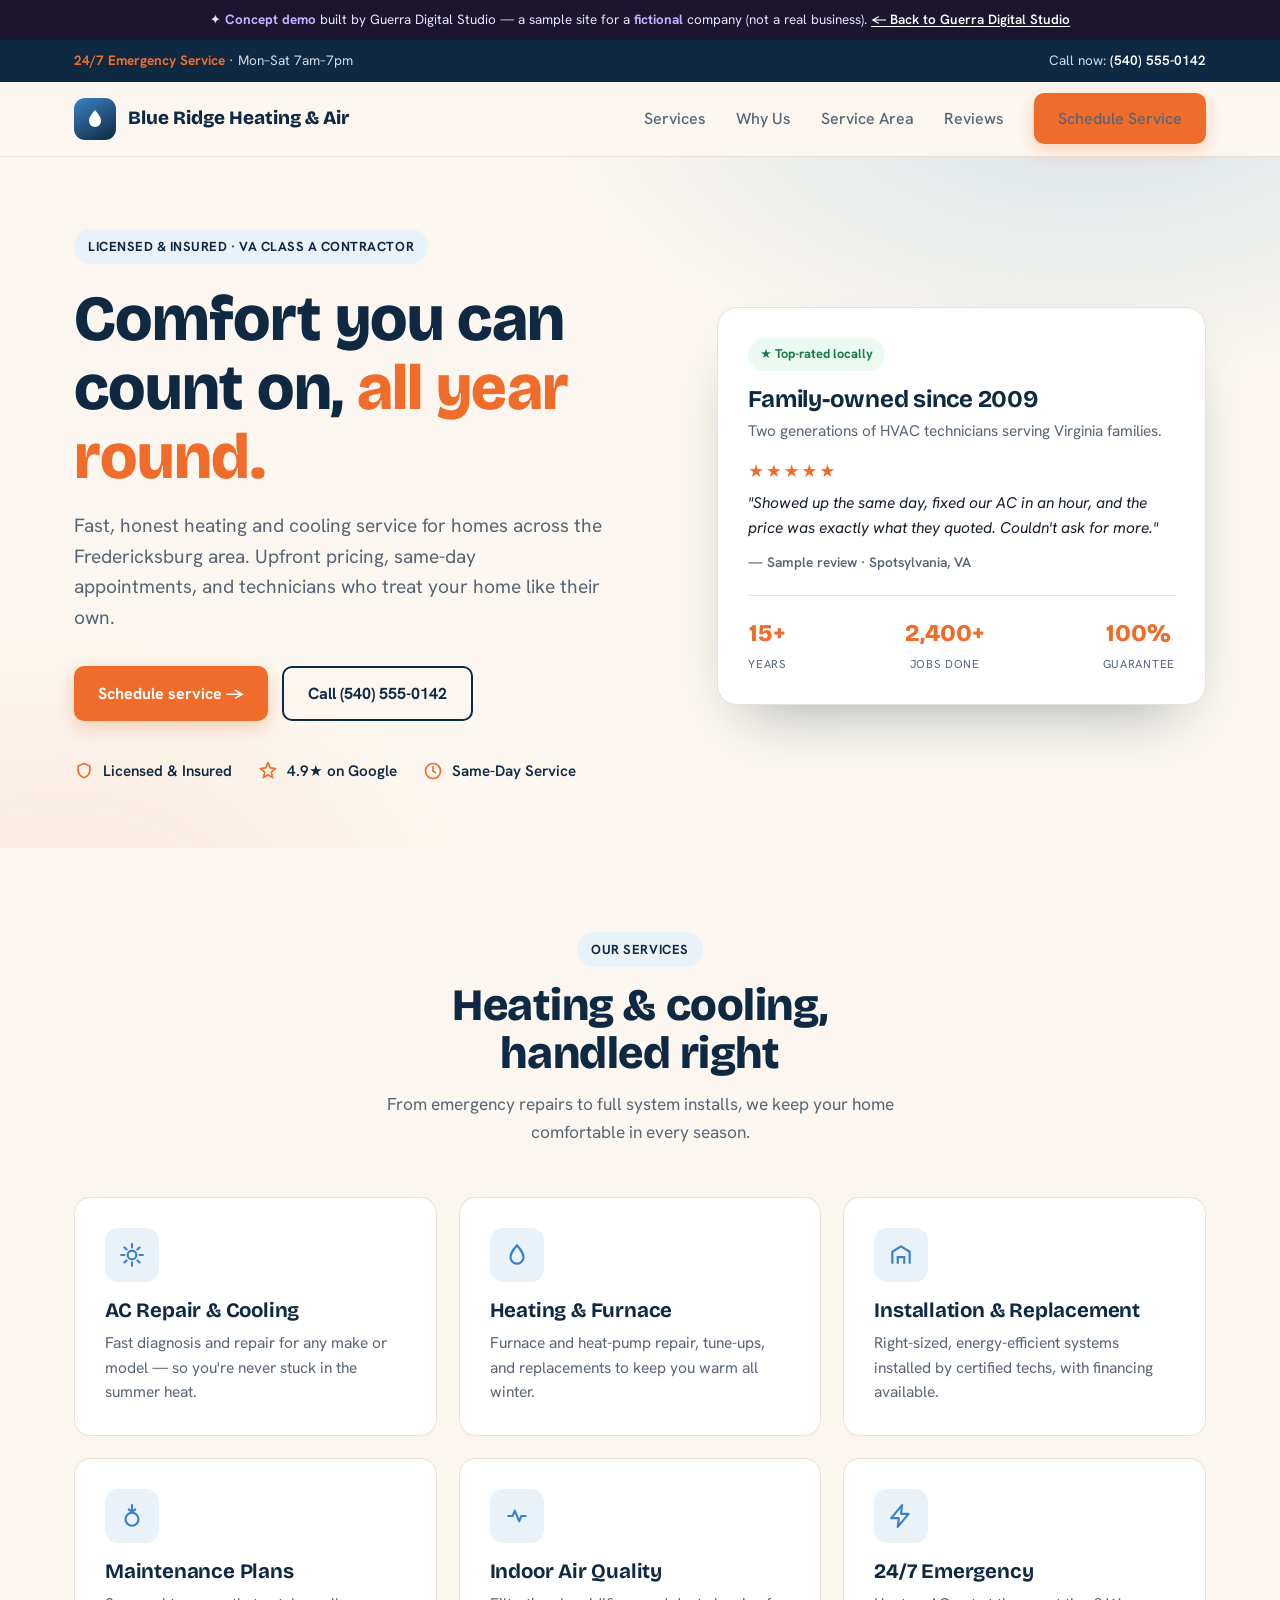
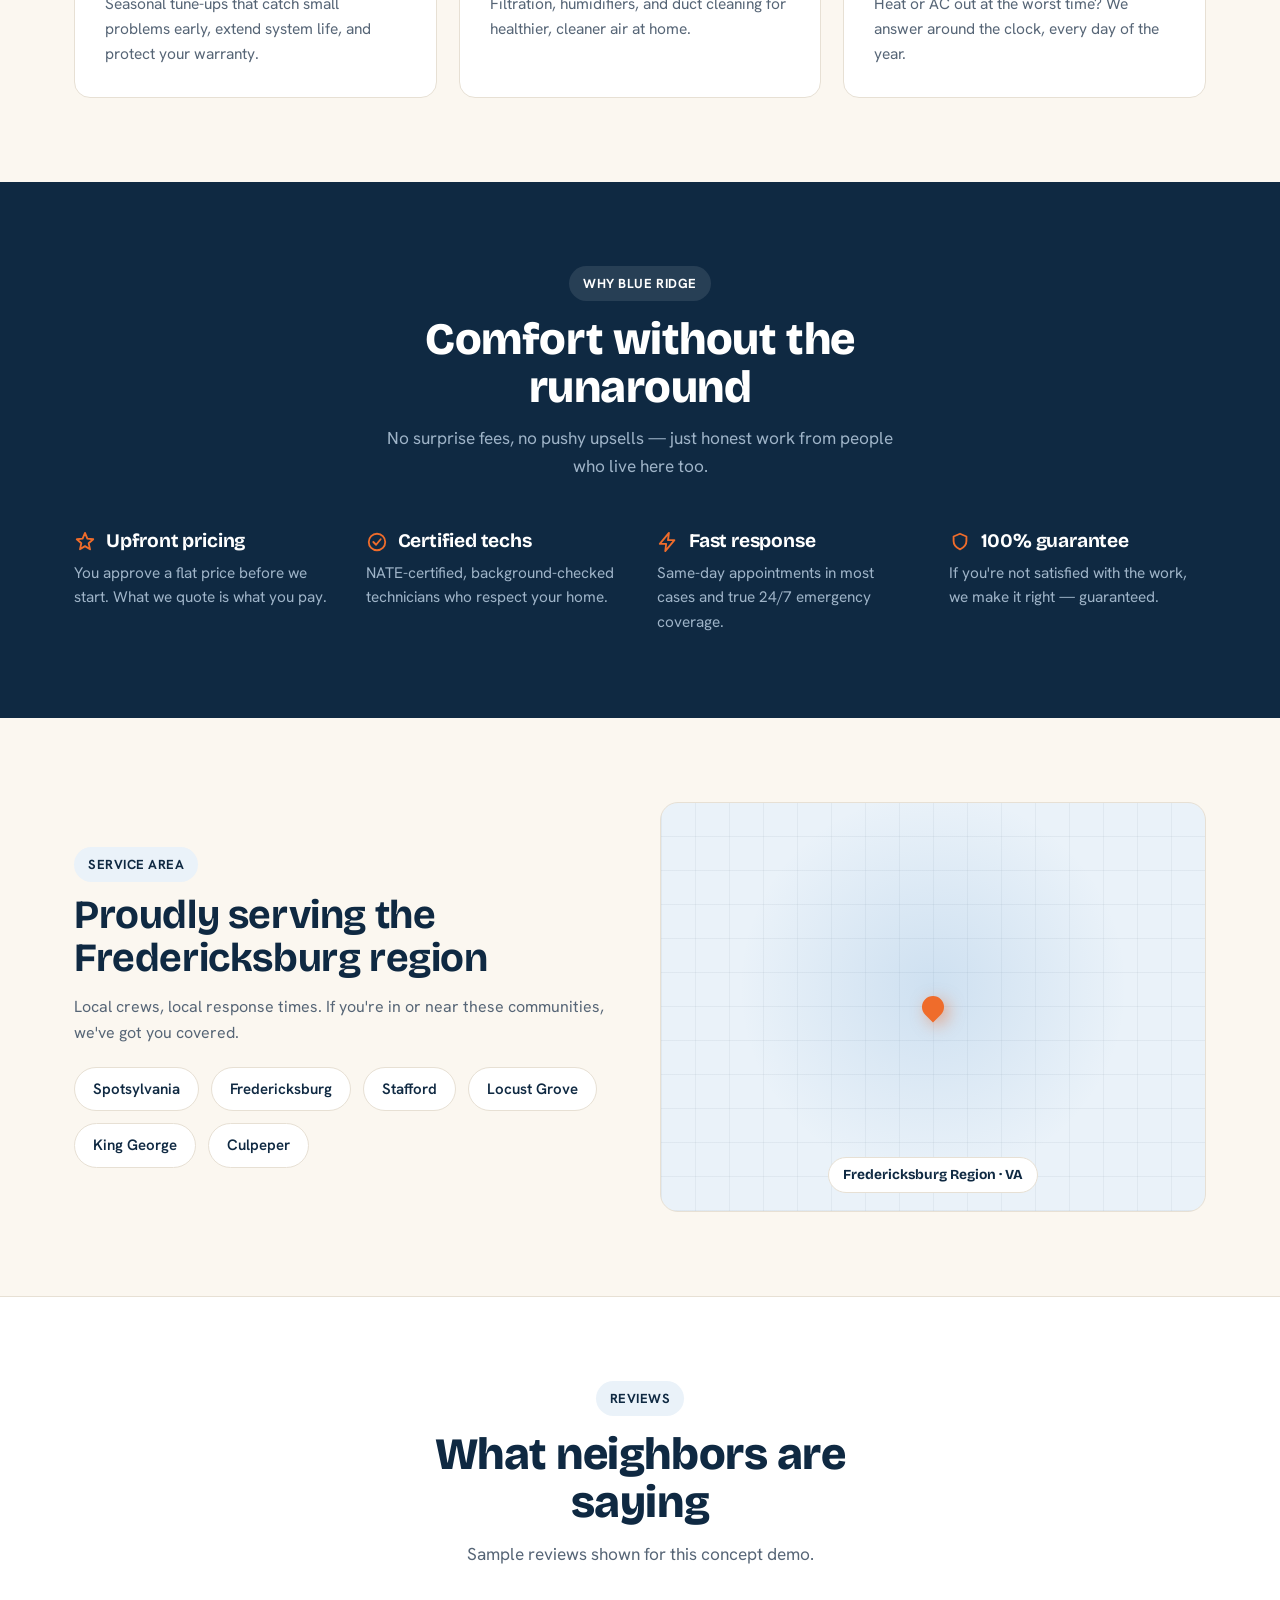
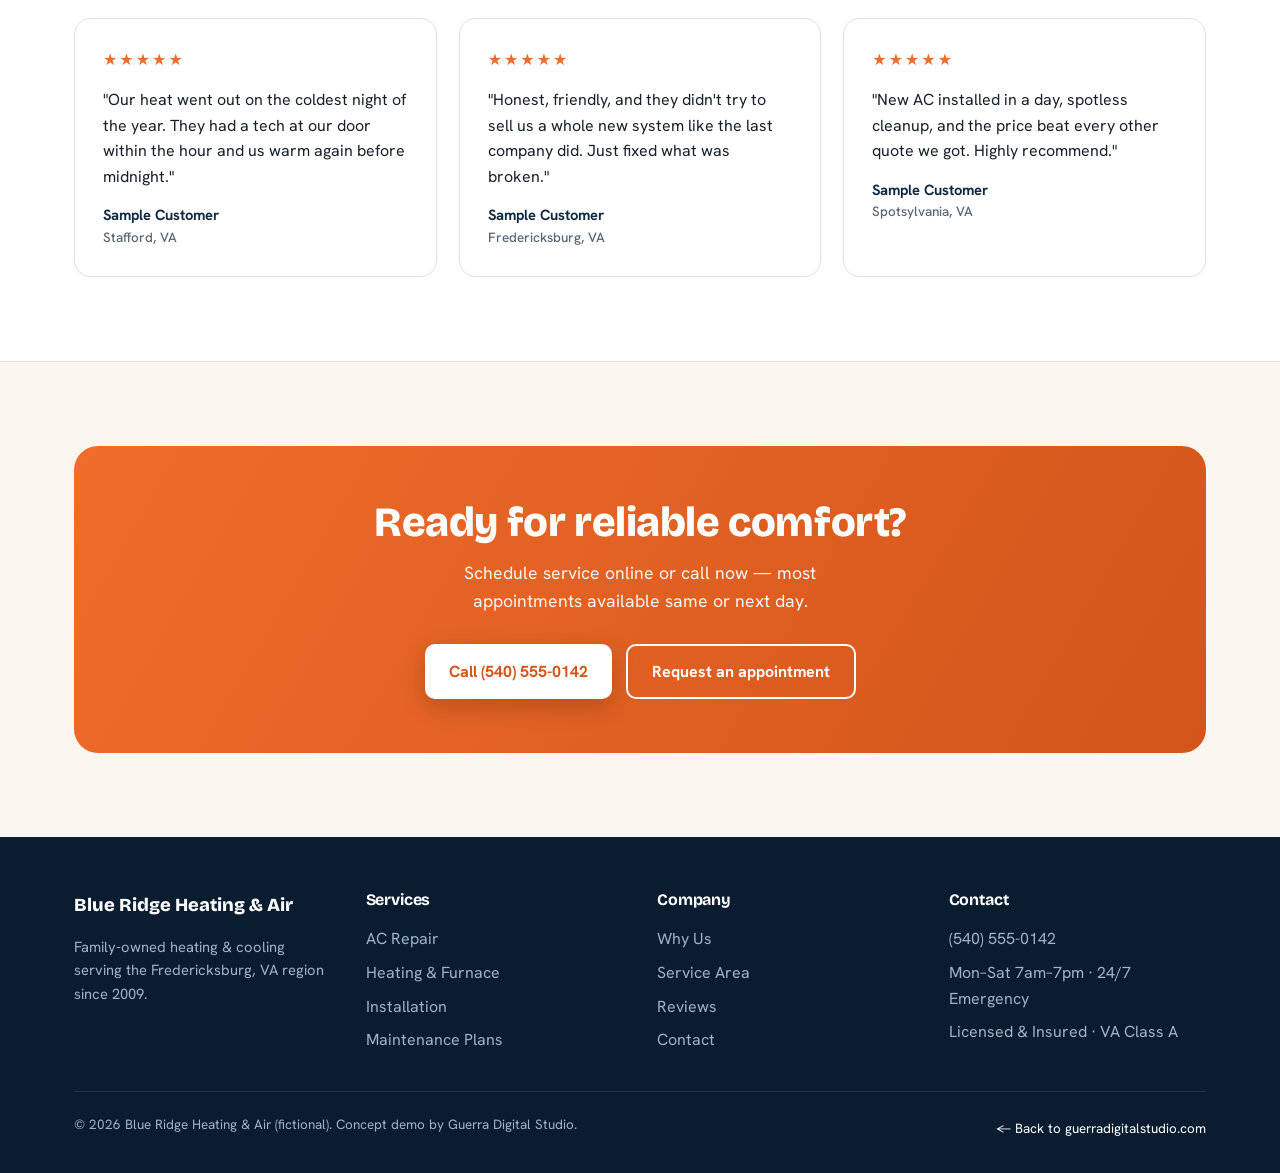
<file: demo.html>
<!DOCTYPE html>
<html lang="en">
<head>
<meta charset="UTF-8" />
<meta name="viewport" content="width=device-width, initial-scale=1.0" />
<title>Blue Ridge Heating &amp; Air — Comfort You Can Count On | Concept Demo</title>
<meta name="description" content="Concept demo site built by Guerra Digital Studio for a fictional HVAC company. Heating, cooling, installation, and 24/7 emergency service." />
<meta name="robots" content="noindex" />

<link rel="preconnect" href="https://fonts.googleapis.com" />
<link rel="preconnect" href="https://fonts.gstatic.com" crossorigin />
<link href="https://fonts.googleapis.com/css2?family=Bricolage+Grotesque:opsz,wght@12..96,500;12..96,700;12..96,800&family=Hanken+Grotesk:wght@400;500;600&display=swap" rel="stylesheet" />

<link rel="stylesheet" href="/assets/demo.css" />
</head>
<body>

<div class="demo-ribbon">
  ✦ <b>Concept demo</b> built by Guerra Digital Studio — a sample site for a <b>fictional</b> company (not a real business). <a href="/">← Back to Guerra Digital Studio</a>
</div>

<div class="util">
  <div class="wrap">
    <span><span class="em">24/7 Emergency Service</span> · Mon–Sat 7am–7pm</span>
    <span>Call now: <a href="tel:+15405550142">(540) 555-0142</a></span>
  </div>
</div>

<header>
  <div class="wrap">
    <nav aria-label="Primary">
      <a href="#top" class="brand">
        <span class="mk" aria-hidden="true"><svg viewBox="0 0 24 24" fill="none"><path d="M12 3C8 8 6 10.5 6 14a6 6 0 0012 0c0-3.5-2-6-6-11z" fill="#fff"/></svg></span>
        Blue Ridge Heating &amp; Air
      </a>
      <div class="nav-links" id="navLinks">
        <a href="#services">Services</a>
        <a href="#why">Why Us</a>
        <a href="#area">Service Area</a>
        <a href="#reviews">Reviews</a>
        <a href="#contact" class="btn btn-primary">Schedule Service</a>
      </div>
      <button class="menu-btn" id="menuBtn" aria-label="Menu">☰</button>
    </nav>
  </div>
</header>

<main id="top">
  <!-- HERO -->
  <section class="hero">
    <div class="wrap">
      <div>
        <span class="eyebrow">Licensed &amp; Insured · VA Class A Contractor</span>
        <h1>Comfort you can count on, <span class="warm">all year round.</span></h1>
        <p class="lede">Fast, honest heating and cooling service for homes across the Fredericksburg area. Upfront pricing, same-day appointments, and technicians who treat your home like their own.</p>
        <div class="hero-cta">
          <a href="#contact" class="btn btn-primary">Schedule service →</a>
          <a href="tel:+15405550142" class="btn btn-ghost">Call (540) 555-0142</a>
        </div>
        <div class="trust">
          <div class="t"><svg width="20" height="20" viewBox="0 0 24 24" fill="none"><path d="M12 3l7 3v5c0 4.4-3 7.4-7 9-4-1.6-7-4.6-7-9V6l7-3z" stroke="currentColor" stroke-width="2"/></svg>Licensed &amp; Insured</div>
          <div class="t"><svg width="20" height="20" viewBox="0 0 24 24" fill="none"><path d="M12 2l2.6 6.3L21 9l-5 4.3L17.5 20 12 16.5 6.5 20 8 13.3 3 9l6.4-.7z" stroke="currentColor" stroke-width="2" stroke-linejoin="round"/></svg>4.9★ on Google</div>
          <div class="t"><svg width="20" height="20" viewBox="0 0 24 24" fill="none"><circle cx="12" cy="12" r="9" stroke="currentColor" stroke-width="2"/><path d="M12 7v5l3 2" stroke="currentColor" stroke-width="2" stroke-linecap="round"/></svg>Same-Day Service</div>
        </div>
      </div>
      <aside class="hero-card">
        <span class="badge">★ Top-rated locally</span>
        <h3>Family-owned since 2009</h3>
        <p>Two generations of HVAC technicians serving Virginia families.</p>
        <div class="stars">★★★★★</div>
        <p class="quote">"Showed up the same day, fixed our AC in an hour, and the price was exactly what they quoted. Couldn't ask for more."</p>
        <div class="who">— Sample review · Spotsylvania, VA</div>
        <div class="feat">
          <div><div class="n">15+</div><div class="l">Years</div></div>
          <div><div class="n">2,400+</div><div class="l">Jobs done</div></div>
          <div><div class="n">100%</div><div class="l">Guarantee</div></div>
        </div>
      </aside>
    </div>
  </section>

  <!-- SERVICES -->
  <section class="blk" id="services">
    <div class="wrap">
      <div class="sec-head reveal">
        <span class="eyebrow">Our Services</span>
        <h2>Heating &amp; cooling, handled right</h2>
        <p>From emergency repairs to full system installs, we keep your home comfortable in every season.</p>
      </div>
      <div class="svc-grid">
        <div class="svc reveal"><div class="ic"><svg width="26" height="26" viewBox="0 0 24 24" fill="none"><circle cx="12" cy="12" r="4" stroke="currentColor" stroke-width="2"/><path d="M12 2v3M12 19v3M2 12h3M19 12h3M5 5l2 2M17 17l2 2M19 5l-2 2M7 17l-2 2" stroke="currentColor" stroke-width="2" stroke-linecap="round"/></svg></div><h3>AC Repair &amp; Cooling</h3><p>Fast diagnosis and repair for any make or model — so you're never stuck in the summer heat.</p></div>
        <div class="svc reveal"><div class="ic"><svg width="26" height="26" viewBox="0 0 24 24" fill="none"><path d="M12 3C8 8 6 10.5 6 14a6 6 0 0012 0c0-3.5-2-6-6-11z" stroke="currentColor" stroke-width="2" stroke-linejoin="round"/></svg></div><h3>Heating &amp; Furnace</h3><p>Furnace and heat-pump repair, tune-ups, and replacements to keep you warm all winter.</p></div>
        <div class="svc reveal"><div class="ic"><svg width="26" height="26" viewBox="0 0 24 24" fill="none"><path d="M4 20V9l8-5 8 5v11" stroke="currentColor" stroke-width="2" stroke-linejoin="round"/><path d="M9 20v-6h6v6" stroke="currentColor" stroke-width="2"/></svg></div><h3>Installation &amp; Replacement</h3><p>Right-sized, energy-efficient systems installed by certified techs, with financing available.</p></div>
        <div class="svc reveal"><div class="ic"><svg width="26" height="26" viewBox="0 0 24 24" fill="none"><path d="M12 2v6m0 0l3-2m-3 2L9 6" stroke="currentColor" stroke-width="2" stroke-linecap="round"/><circle cx="12" cy="15" r="6" stroke="currentColor" stroke-width="2"/></svg></div><h3>Maintenance Plans</h3><p>Seasonal tune-ups that catch small problems early, extend system life, and protect your warranty.</p></div>
        <div class="svc reveal"><div class="ic"><svg width="26" height="26" viewBox="0 0 24 24" fill="none"><path d="M4 12h4l2-5 4 10 2-5h4" stroke="currentColor" stroke-width="2" stroke-linecap="round" stroke-linejoin="round"/></svg></div><h3>Indoor Air Quality</h3><p>Filtration, humidifiers, and duct cleaning for healthier, cleaner air at home.</p></div>
        <div class="svc reveal"><div class="ic"><svg width="26" height="26" viewBox="0 0 24 24" fill="none"><path d="M13 2L3 14h7l-1 8 10-12h-7z" stroke="currentColor" stroke-width="2" stroke-linejoin="round"/></svg></div><h3>24/7 Emergency</h3><p>Heat or AC out at the worst time? We answer around the clock, every day of the year.</p></div>
      </div>
    </div>
  </section>

  <!-- WHY -->
  <section class="blk why" id="why">
    <div class="wrap">
      <div class="sec-head reveal" style="color:#fff;">
        <span class="eyebrow" style="background:rgba(255,255,255,.1);color:#fff;">Why Blue Ridge</span>
        <h2 style="color:#fff;">Comfort without the runaround</h2>
        <p style="color:#9fb4c8;">No surprise fees, no pushy upsells — just honest work from people who live here too.</p>
      </div>
      <div class="why-grid">
        <div class="item reveal"><h3><svg width="22" height="22" viewBox="0 0 24 24" fill="none"><path d="M12 2l2.6 6.3L21 9l-5 4.3L17.5 20 12 16.5 6.5 20 8 13.3 3 9l6.4-.7z" stroke="currentColor" stroke-width="2" stroke-linejoin="round"/></svg>Upfront pricing</h3><p>You approve a flat price before we start. What we quote is what you pay.</p></div>
        <div class="item reveal"><h3><svg width="22" height="22" viewBox="0 0 24 24" fill="none"><circle cx="12" cy="12" r="9" stroke="currentColor" stroke-width="2"/><path d="M8 12l3 3 5-6" stroke="currentColor" stroke-width="2" stroke-linecap="round" stroke-linejoin="round"/></svg>Certified techs</h3><p>NATE-certified, background-checked technicians who respect your home.</p></div>
        <div class="item reveal"><h3><svg width="22" height="22" viewBox="0 0 24 24" fill="none"><path d="M13 2L3 14h7l-1 8 10-12h-7z" stroke="currentColor" stroke-width="2" stroke-linejoin="round"/></svg>Fast response</h3><p>Same-day appointments in most cases and true 24/7 emergency coverage.</p></div>
        <div class="item reveal"><h3><svg width="22" height="22" viewBox="0 0 24 24" fill="none"><path d="M12 3l7 3v5c0 4.4-3 7.4-7 9-4-1.6-7-4.6-7-9V6l7-3z" stroke="currentColor" stroke-width="2" stroke-linejoin="round"/></svg>100% guarantee</h3><p>If you're not satisfied with the work, we make it right — guaranteed.</p></div>
      </div>
    </div>
  </section>

  <!-- SERVICE AREA -->
  <section class="blk" id="area">
    <div class="wrap area-wrap">
      <div class="reveal">
        <span class="eyebrow">Service Area</span>
        <h2 style="color:var(--navy);font-size:clamp(1.8rem,3.6vw,2.5rem);margin-top:12px;">Proudly serving the Fredericksburg region</h2>
        <p style="color:var(--ink-soft);margin-top:14px;">Local crews, local response times. If you're in or near these communities, we've got you covered.</p>
        <div class="area-list">
          <span>Spotsylvania</span><span>Fredericksburg</span><span>Stafford</span>
          <span>Locust Grove</span><span>King George</span><span>Culpeper</span>
        </div>
      </div>
      <div class="map reveal"><div class="pin"></div><div class="lbl">Fredericksburg Region · VA</div></div>
    </div>
  </section>

  <!-- REVIEWS -->
  <section class="blk" id="reviews" style="background:var(--white);border-top:1px solid var(--line);border-bottom:1px solid var(--line);">
    <div class="wrap">
      <div class="sec-head reveal">
        <span class="eyebrow">Reviews</span>
        <h2>What neighbors are saying</h2>
        <p>Sample reviews shown for this concept demo.</p>
      </div>
      <div class="rev-grid">
        <div class="rev reveal"><div class="stars">★★★★★</div><p>"Our heat went out on the coldest night of the year. They had a tech at our door within the hour and us warm again before midnight."</p><div class="who">Sample Customer<span>Stafford, VA</span></div></div>
        <div class="rev reveal"><div class="stars">★★★★★</div><p>"Honest, friendly, and they didn't try to sell us a whole new system like the last company did. Just fixed what was broken."</p><div class="who">Sample Customer<span>Fredericksburg, VA</span></div></div>
        <div class="rev reveal"><div class="stars">★★★★★</div><p>"New AC installed in a day, spotless cleanup, and the price beat every other quote we got. Highly recommend."</p><div class="who">Sample Customer<span>Spotsylvania, VA</span></div></div>
      </div>
    </div>
  </section>

  <!-- CTA / CONTACT -->
  <section class="blk" id="contact">
    <div class="wrap">
      <div class="cta-band reveal">
        <h2>Ready for reliable comfort?</h2>
        <p>Schedule service online or call now — most appointments available same or next day.</p>
        <div class="row">
          <a href="tel:+15405550142" class="btn btn-primary">Call (540) 555-0142</a>
          <a href="#top" class="btn btn-ghost">Request an appointment</a>
        </div>
      </div>
    </div>
  </section>
</main>

<footer>
  <div class="wrap">
    <div class="foot-grid">
      <div>
        <div class="brand" style="font-family:'Bricolage Grotesque';font-weight:800;font-size:1.15rem;">Blue Ridge Heating &amp; Air</div>
        <p style="font-size:.92rem;">Family-owned heating &amp; cooling serving the Fredericksburg, VA region since 2009.</p>
      </div>
      <div>
        <h4>Services</h4>
        <a href="#services">AC Repair</a><a href="#services">Heating &amp; Furnace</a><a href="#services">Installation</a><a href="#services">Maintenance Plans</a>
      </div>
      <div>
        <h4>Company</h4>
        <a href="#why">Why Us</a><a href="#area">Service Area</a><a href="#reviews">Reviews</a><a href="#contact">Contact</a>
      </div>
      <div>
        <h4>Contact</h4>
        <a href="tel:+15405550142">(540) 555-0142</a>
        <a>Mon–Sat 7am–7pm · 24/7 Emergency</a>
        <a>Licensed &amp; Insured · VA Class A</a>
      </div>
    </div>
    <div class="legal">
      <span>© 2026 Blue Ridge Heating &amp; Air (fictional). Concept demo by Guerra Digital Studio.</span>
      <a href="/" style="color:#fff;display:inline;">← Back to guerradigitalstudio.com</a>
    </div>
  </div>
</footer>

<script src="/assets/demo.js" defer></script>
</body>
</html>
</file>
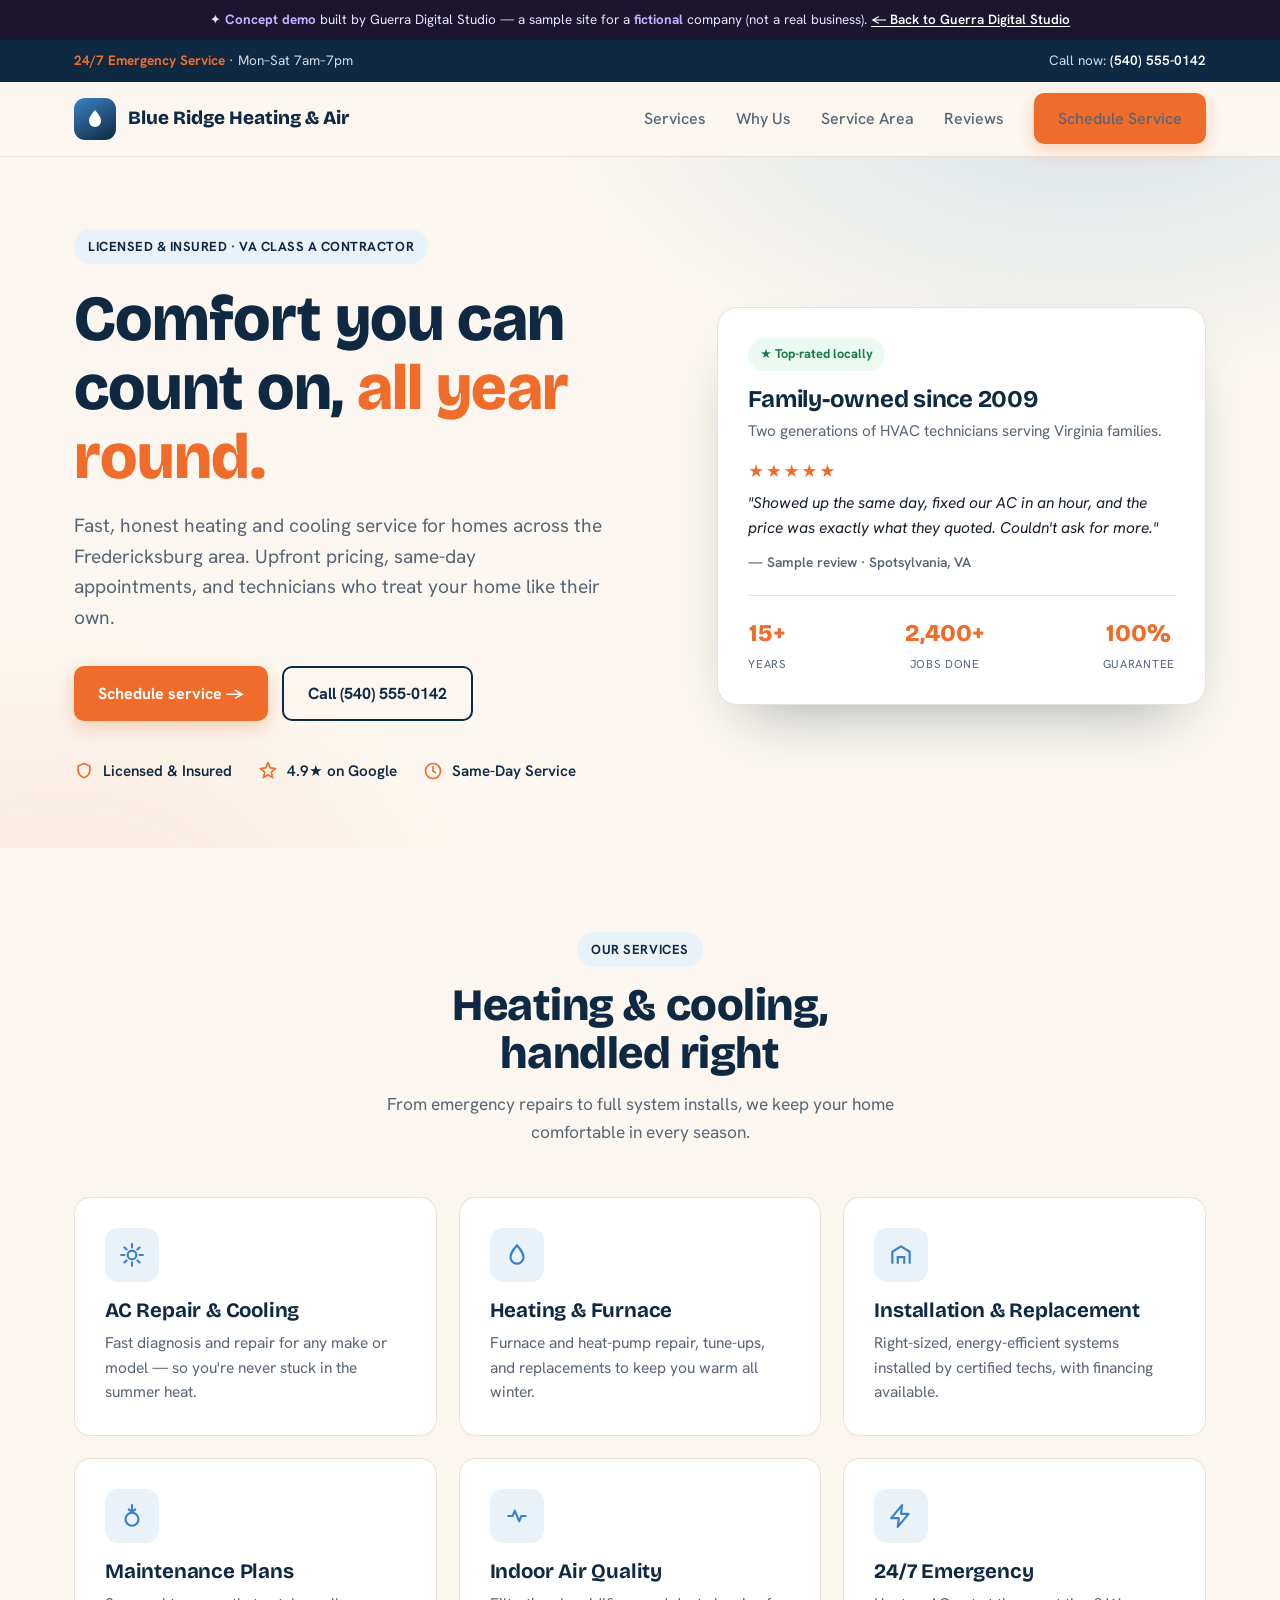
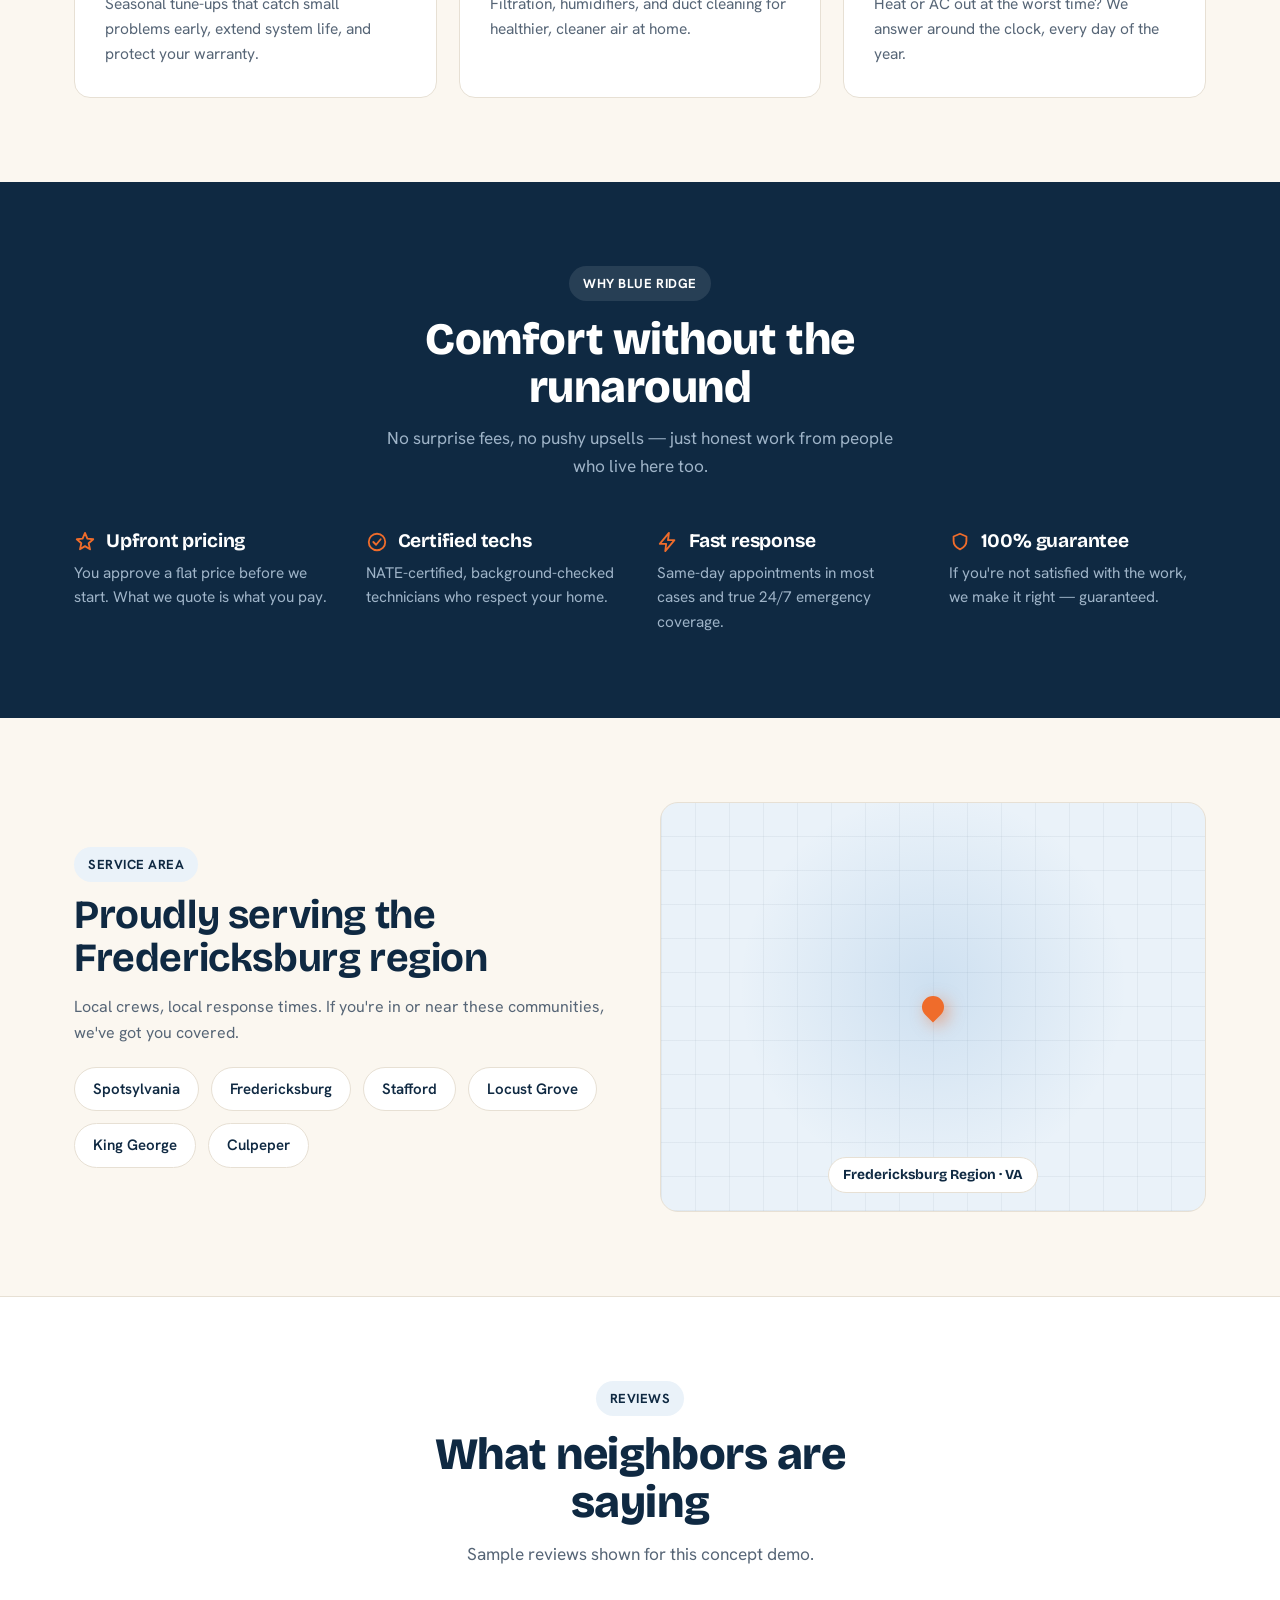
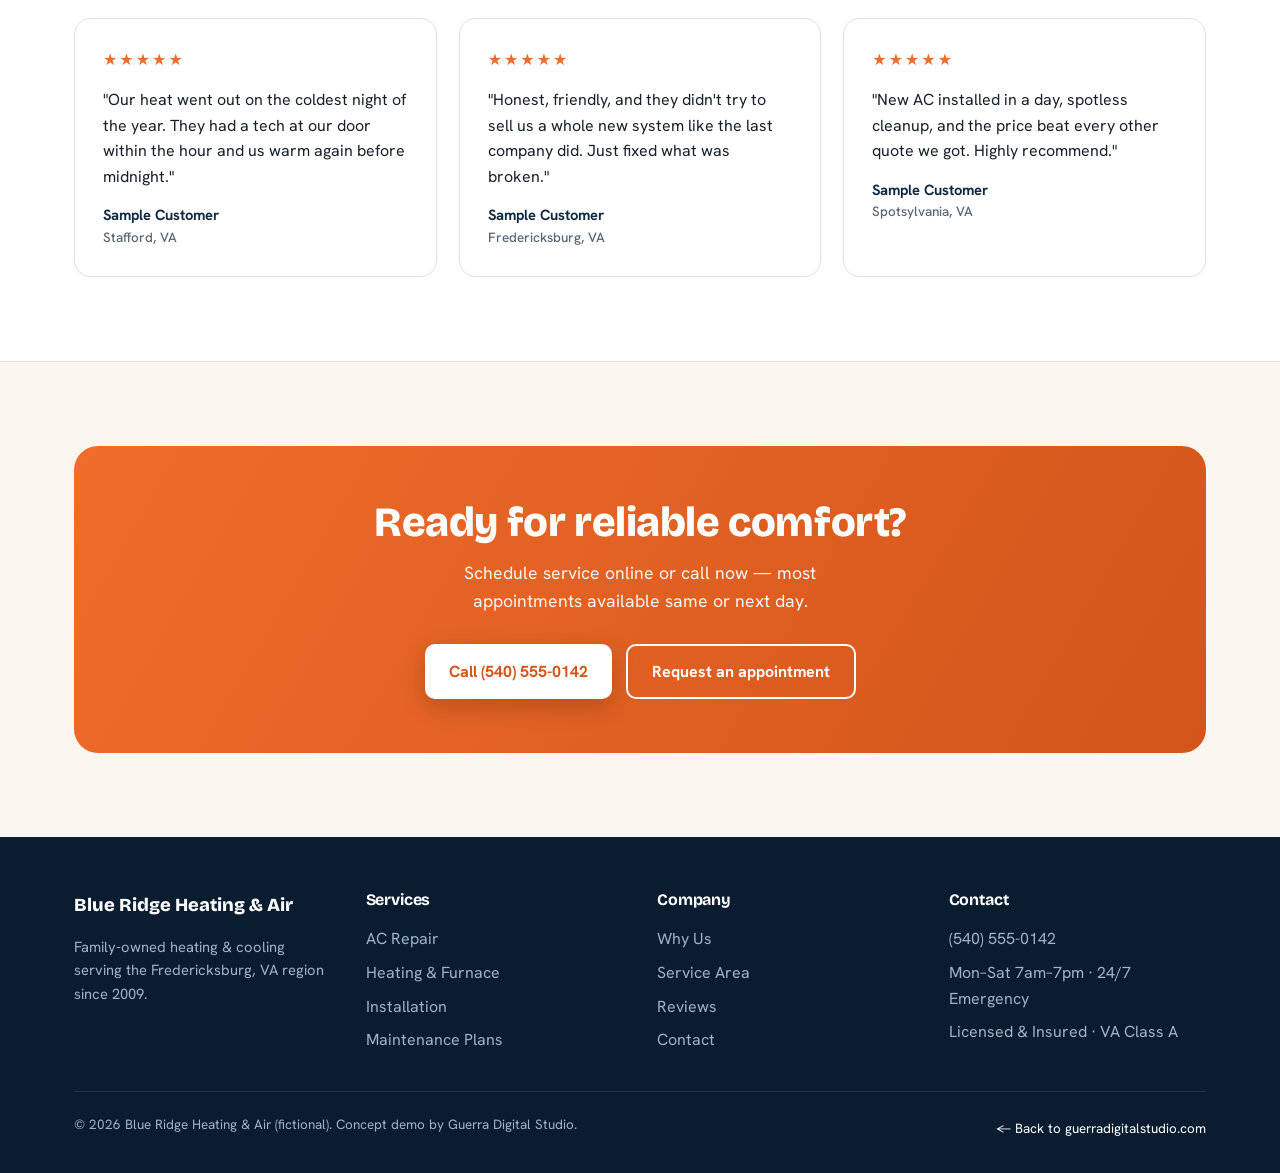
<file: demo.html.html>
<!DOCTYPE html>
<html lang="en">
<head>
<meta charset="UTF-8" />
<meta name="viewport" content="width=device-width, initial-scale=1.0" />
<title>Blue Ridge Heating &amp; Air — Comfort You Can Count On | Concept Demo</title>
<meta name="description" content="Concept demo site built by Guerra Digital Studio for a fictional HVAC company. Heating, cooling, installation, and 24/7 emergency service." />
<meta name="robots" content="noindex" />

<link rel="preconnect" href="https://fonts.googleapis.com" />
<link rel="preconnect" href="https://fonts.gstatic.com" crossorigin />
<link href="https://fonts.googleapis.com/css2?family=Bricolage+Grotesque:opsz,wght@12..96,500;12..96,700;12..96,800&family=Hanken+Grotesk:wght@400;500;600&display=swap" rel="stylesheet" />

<style>
  :root{
    --navy:#0f2942; --navy-2:#0a1d30; --ink:#16202b; --ink-soft:#566576; --line:#e7e0d4;
    --cream:#fbf7f0; --white:#fff; --orange:#ef6c2b; --orange-dk:#d3551a; --sky:#3b82c4; --sky-soft:#eaf2f9;
    --maxw:1180px;
  }
  *{box-sizing:border-box;margin:0;padding:0;}
  html{scroll-behavior:smooth;-webkit-font-smoothing:antialiased;}
  body{font-family:'Hanken Grotesk',system-ui,sans-serif;color:var(--ink);background:var(--cream);line-height:1.6;}
  a{color:inherit;text-decoration:none;}
  .wrap{max-width:var(--maxw);margin:0 auto;padding:0 24px;}
  h1,h2,h3,h4{font-family:'Bricolage Grotesque',sans-serif;line-height:1.08;letter-spacing:-.01em;}
  img{max-width:100%;}

  /* demo banner */
  .demo-ribbon{background:#1b1530;color:#e9e3ff;font-size:.84rem;text-align:center;padding:9px 16px;}
  .demo-ribbon b{color:#c5b3ff;}
  .demo-ribbon a{color:#fff;text-decoration:underline;text-underline-offset:2px;font-weight:600;}

  /* utility bar */
  .util{background:var(--navy);color:#cddcea;font-size:.85rem;}
  .util .wrap{display:flex;justify-content:space-between;align-items:center;min-height:42px;gap:16px;flex-wrap:wrap;}
  .util a{color:#fff;font-weight:600;}
  .util .em{color:var(--orange);font-weight:700;}

  /* header */
  header{position:sticky;top:0;z-index:40;background:rgba(251,247,240,.92);backdrop-filter:blur(10px);border-bottom:1px solid var(--line);}
  nav{display:flex;align-items:center;justify-content:space-between;min-height:74px;gap:20px;}
  .brand{display:flex;align-items:center;gap:12px;font-family:'Bricolage Grotesque';font-weight:800;font-size:1.18rem;color:var(--navy);}
  .brand .mk{width:42px;height:42px;border-radius:11px;background:linear-gradient(150deg,var(--sky),var(--navy));display:grid;place-items:center;flex:none;}
  .brand .mk svg{width:24px;height:24px;}
  .nav-links{display:flex;gap:30px;align-items:center;}
  .nav-links a{font-weight:500;color:var(--ink-soft);transition:color .2s;}
  .nav-links a:hover{color:var(--navy);}
  .btn{display:inline-flex;align-items:center;gap:.5em;font-weight:700;padding:13px 24px;border-radius:10px;cursor:pointer;border:0;font-size:1rem;transition:transform .15s,box-shadow .2s,background .2s;font-family:'Hanken Grotesk';}
  .btn-primary{background:var(--orange);color:#fff;box-shadow:0 6px 18px rgba(239,108,43,.28);}
  .btn-primary:hover{background:var(--orange-dk);transform:translateY(-2px);}
  .btn-ghost{background:transparent;color:var(--navy);border:2px solid var(--navy);}
  .btn-ghost:hover{background:var(--navy);color:#fff;}
  .menu-btn{display:none;background:none;border:1px solid var(--line);border-radius:8px;padding:8px 11px;font-size:1.3rem;color:var(--navy);cursor:pointer;}

  /* hero */
  .hero{position:relative;overflow:hidden;background:
    radial-gradient(900px 500px at 85% -10%, rgba(59,130,196,.18), transparent 60%),
    radial-gradient(700px 480px at 5% 110%, rgba(239,108,43,.10), transparent 60%), var(--cream);}
  .hero .wrap{display:grid;gap:46px;align-items:center;padding:72px 24px 64px;}
  @media(min-width:900px){.hero .wrap{grid-template-columns:1.1fr .9fr;}}
  .eyebrow{display:inline-flex;align-items:center;gap:8px;background:var(--sky-soft);color:var(--navy);font-weight:700;font-size:.82rem;letter-spacing:.04em;text-transform:uppercase;padding:7px 14px;border-radius:999px;}
  .hero h1{font-size:clamp(2.5rem,5.4vw,4rem);font-weight:800;color:var(--navy);margin:20px 0 0;}
  .hero h1 .warm{color:var(--orange);}
  .hero p.lede{font-size:1.2rem;color:var(--ink-soft);margin-top:20px;max-width:48ch;}
  .hero-cta{display:flex;gap:14px;margin-top:32px;flex-wrap:wrap;}
  .trust{display:flex;gap:26px;margin-top:38px;flex-wrap:wrap;}
  .trust .t{display:flex;align-items:center;gap:9px;font-weight:600;font-size:.95rem;color:var(--navy);}
  .trust .t svg{color:var(--orange);flex:none;}
  /* hero card */
  .hero-card{background:var(--white);border:1px solid var(--line);border-radius:20px;padding:30px;box-shadow:0 30px 60px -30px rgba(15,41,66,.4);}
  .hero-card .badge{display:inline-block;background:#eafaf0;color:#1a7a45;font-weight:700;font-size:.8rem;padding:6px 12px;border-radius:999px;}
  .hero-card h3{font-size:1.5rem;color:var(--navy);margin:16px 0 6px;}
  .hero-card p{color:var(--ink-soft);font-size:.96rem;}
  .hero-card .stars{color:var(--orange);font-size:1.1rem;letter-spacing:2px;margin-top:14px;}
  .hero-card .quote{font-style:italic;color:var(--ink);margin-top:6px;font-size:.97rem;}
  .hero-card .who{margin-top:10px;font-size:.86rem;color:var(--ink-soft);font-weight:600;}
  .hero-card .feat{display:flex;justify-content:space-between;gap:10px;margin-top:22px;padding-top:18px;border-top:1px solid var(--line);}
  .hero-card .feat div{text-align:center;}
  .hero-card .feat .n{font-family:'Bricolage Grotesque';font-weight:800;font-size:1.5rem;color:var(--orange);}
  .hero-card .feat .l{font-size:.72rem;text-transform:uppercase;letter-spacing:.06em;color:var(--ink-soft);margin-top:3px;}

  /* sections */
  section.blk{padding:84px 0;}
  .sec-head{text-align:center;max-width:60ch;margin:0 auto 50px;}
  .sec-head .eyebrow{margin-bottom:14px;}
  .sec-head h2{font-size:clamp(1.9rem,4vw,2.8rem);font-weight:800;color:var(--navy);}
  .sec-head p{color:var(--ink-soft);margin-top:14px;font-size:1.08rem;}

  /* services */
  .svc-grid{display:grid;gap:22px;grid-template-columns:repeat(auto-fit,minmax(270px,1fr));}
  .svc{background:var(--white);border:1px solid var(--line);border-radius:16px;padding:30px;transition:transform .2s,box-shadow .25s,border-color .2s;}
  .svc:hover{transform:translateY(-4px);box-shadow:0 20px 40px -24px rgba(15,41,66,.35);border-color:#d8cfbe;}
  .svc .ic{width:54px;height:54px;border-radius:13px;background:var(--sky-soft);color:var(--sky);display:grid;place-items:center;margin-bottom:18px;}
  .svc h3{font-size:1.28rem;color:var(--navy);margin-bottom:9px;}
  .svc p{color:var(--ink-soft);font-size:.97rem;}

  /* why band */
  .why{background:var(--navy);color:#dce7f1;}
  .why .why-grid{display:grid;gap:34px;grid-template-columns:repeat(auto-fit,minmax(220px,1fr));}
  .why .item h3{color:#fff;font-size:1.2rem;margin-bottom:8px;display:flex;align-items:center;gap:10px;}
  .why .item svg{color:var(--orange);flex:none;}
  .why .item p{color:#9fb4c8;font-size:.96rem;}

  /* service area */
  .area-wrap{display:grid;gap:40px;align-items:center;}
  @media(min-width:820px){.area-wrap{grid-template-columns:1fr 1fr;}}
  .area-list{display:flex;flex-wrap:wrap;gap:12px;margin-top:22px;}
  .area-list span{background:var(--white);border:1px solid var(--line);border-radius:999px;padding:9px 18px;font-weight:600;color:var(--navy);font-size:.94rem;}
  .map{aspect-ratio:4/3;border-radius:18px;border:1px solid var(--line);background:
    radial-gradient(circle at 50% 45%, rgba(59,130,196,.16), transparent 55%),
    repeating-linear-gradient(0deg,rgba(15,41,66,.05) 0 1px,transparent 1px 34px),
    repeating-linear-gradient(90deg,rgba(15,41,66,.05) 0 1px,transparent 1px 34px), var(--sky-soft);
    display:grid;place-items:center;position:relative;}
  .map .pin{width:22px;height:22px;border-radius:50% 50% 50% 0;background:var(--orange);transform:rotate(-45deg);box-shadow:0 6px 16px rgba(239,108,43,.5);}
  .map .lbl{position:absolute;bottom:18px;font-family:'Bricolage Grotesque';font-weight:700;color:var(--navy);background:#fff;padding:6px 14px;border-radius:999px;font-size:.86rem;border:1px solid var(--line);}

  /* reviews */
  .rev-grid{display:grid;gap:22px;grid-template-columns:repeat(auto-fit,minmax(280px,1fr));}
  .rev{background:var(--white);border:1px solid var(--line);border-radius:16px;padding:28px;}
  .rev .stars{color:var(--orange);letter-spacing:2px;}
  .rev p{margin:14px 0;color:var(--ink);font-size:1rem;}
  .rev .who{font-weight:700;color:var(--navy);font-size:.92rem;}
  .rev .who span{display:block;font-weight:500;color:var(--ink-soft);font-size:.84rem;}

  /* CTA band */
  .cta-band{background:linear-gradient(120deg,var(--orange),var(--orange-dk));color:#fff;border-radius:24px;padding:54px 40px;text-align:center;}
  .cta-band h2{font-size:clamp(1.8rem,4vw,2.6rem);font-weight:800;}
  .cta-band p{margin:14px auto 28px;max-width:46ch;opacity:.95;font-size:1.1rem;}
  .cta-band .btn-primary{background:#fff;color:var(--orange-dk);box-shadow:0 8px 24px rgba(0,0,0,.18);}
  .cta-band .btn-primary:hover{background:var(--navy);color:#fff;}
  .cta-band .btn-ghost{border-color:#fff;color:#fff;}
  .cta-band .btn-ghost:hover{background:#fff;color:var(--orange-dk);}
  .cta-band .row{display:flex;gap:14px;justify-content:center;flex-wrap:wrap;}

  /* footer */
  footer{background:var(--navy-2);color:#9fb4c8;padding:54px 0 30px;}
  .foot-grid{display:grid;gap:34px;grid-template-columns:repeat(auto-fit,minmax(200px,1fr));}
  footer h4{color:#fff;font-size:1rem;margin-bottom:14px;}
  footer a{color:#9fb4c8;display:block;padding:4px 0;transition:color .2s;}
  footer a:hover{color:var(--orange);}
  footer .brand{color:#fff;margin-bottom:14px;}
  footer .legal{border-top:1px solid #1b3450;margin-top:34px;padding-top:22px;font-size:.84rem;display:flex;justify-content:space-between;gap:14px;flex-wrap:wrap;}

  .reveal{opacity:0;transform:translateY(22px);transition:opacity .7s ease,transform .7s ease;}
  .reveal.in{opacity:1;transform:none;}

  @media(max-width:820px){
    .nav-links{display:none;}
    .menu-btn{display:inline-flex;}
    .nav-links.open{display:flex;flex-direction:column;align-items:flex-start;position:absolute;top:74px;left:0;right:0;background:var(--cream);border-bottom:1px solid var(--line);padding:22px 24px;gap:18px;}
  }
</style>
</head>
<body>

<div class="demo-ribbon">
  ✦ <b>Concept demo</b> built by Guerra Digital Studio — a sample site for a <b>fictional</b> company (not a real business). <a href="/">← Back to Guerra Digital Studio</a>
</div>

<div class="util">
  <div class="wrap">
    <span><span class="em">24/7 Emergency Service</span> · Mon–Sat 7am–7pm</span>
    <span>Call now: <a href="tel:+15405550142">(540) 555-0142</a></span>
  </div>
</div>

<header>
  <div class="wrap">
    <nav aria-label="Primary">
      <a href="#top" class="brand">
        <span class="mk" aria-hidden="true"><svg viewBox="0 0 24 24" fill="none"><path d="M12 3C8 8 6 10.5 6 14a6 6 0 0012 0c0-3.5-2-6-6-11z" fill="#fff"/></svg></span>
        Blue Ridge Heating &amp; Air
      </a>
      <div class="nav-links" id="navLinks">
        <a href="#services">Services</a>
        <a href="#why">Why Us</a>
        <a href="#area">Service Area</a>
        <a href="#reviews">Reviews</a>
        <a href="#contact" class="btn btn-primary">Schedule Service</a>
      </div>
      <button class="menu-btn" id="menuBtn" aria-label="Menu">☰</button>
    </nav>
  </div>
</header>

<main id="top">
  <!-- HERO -->
  <section class="hero">
    <div class="wrap">
      <div>
        <span class="eyebrow">Licensed &amp; Insured · VA Class A Contractor</span>
        <h1>Comfort you can count on, <span class="warm">all year round.</span></h1>
        <p class="lede">Fast, honest heating and cooling service for homes across the Fredericksburg area. Upfront pricing, same-day appointments, and technicians who treat your home like their own.</p>
        <div class="hero-cta">
          <a href="#contact" class="btn btn-primary">Schedule service →</a>
          <a href="tel:+15405550142" class="btn btn-ghost">Call (540) 555-0142</a>
        </div>
        <div class="trust">
          <div class="t"><svg width="20" height="20" viewBox="0 0 24 24" fill="none"><path d="M12 3l7 3v5c0 4.4-3 7.4-7 9-4-1.6-7-4.6-7-9V6l7-3z" stroke="currentColor" stroke-width="2"/></svg>Licensed &amp; Insured</div>
          <div class="t"><svg width="20" height="20" viewBox="0 0 24 24" fill="none"><path d="M12 2l2.6 6.3L21 9l-5 4.3L17.5 20 12 16.5 6.5 20 8 13.3 3 9l6.4-.7z" stroke="currentColor" stroke-width="2" stroke-linejoin="round"/></svg>4.9★ on Google</div>
          <div class="t"><svg width="20" height="20" viewBox="0 0 24 24" fill="none"><circle cx="12" cy="12" r="9" stroke="currentColor" stroke-width="2"/><path d="M12 7v5l3 2" stroke="currentColor" stroke-width="2" stroke-linecap="round"/></svg>Same-Day Service</div>
        </div>
      </div>
      <aside class="hero-card">
        <span class="badge">★ Top-rated locally</span>
        <h3>Family-owned since 2009</h3>
        <p>Two generations of HVAC technicians serving Virginia families.</p>
        <div class="stars">★★★★★</div>
        <p class="quote">"Showed up the same day, fixed our AC in an hour, and the price was exactly what they quoted. Couldn't ask for more."</p>
        <div class="who">— Sample review · Spotsylvania, VA</div>
        <div class="feat">
          <div><div class="n">15+</div><div class="l">Years</div></div>
          <div><div class="n">2,400+</div><div class="l">Jobs done</div></div>
          <div><div class="n">100%</div><div class="l">Guarantee</div></div>
        </div>
      </aside>
    </div>
  </section>

  <!-- SERVICES -->
  <section class="blk" id="services">
    <div class="wrap">
      <div class="sec-head reveal">
        <span class="eyebrow">Our Services</span>
        <h2>Heating &amp; cooling, handled right</h2>
        <p>From emergency repairs to full system installs, we keep your home comfortable in every season.</p>
      </div>
      <div class="svc-grid">
        <div class="svc reveal"><div class="ic"><svg width="26" height="26" viewBox="0 0 24 24" fill="none"><circle cx="12" cy="12" r="4" stroke="currentColor" stroke-width="2"/><path d="M12 2v3M12 19v3M2 12h3M19 12h3M5 5l2 2M17 17l2 2M19 5l-2 2M7 17l-2 2" stroke="currentColor" stroke-width="2" stroke-linecap="round"/></svg></div><h3>AC Repair &amp; Cooling</h3><p>Fast diagnosis and repair for any make or model — so you're never stuck in the summer heat.</p></div>
        <div class="svc reveal"><div class="ic"><svg width="26" height="26" viewBox="0 0 24 24" fill="none"><path d="M12 3C8 8 6 10.5 6 14a6 6 0 0012 0c0-3.5-2-6-6-11z" stroke="currentColor" stroke-width="2" stroke-linejoin="round"/></svg></div><h3>Heating &amp; Furnace</h3><p>Furnace and heat-pump repair, tune-ups, and replacements to keep you warm all winter.</p></div>
        <div class="svc reveal"><div class="ic"><svg width="26" height="26" viewBox="0 0 24 24" fill="none"><path d="M4 20V9l8-5 8 5v11" stroke="currentColor" stroke-width="2" stroke-linejoin="round"/><path d="M9 20v-6h6v6" stroke="currentColor" stroke-width="2"/></svg></div><h3>Installation &amp; Replacement</h3><p>Right-sized, energy-efficient systems installed by certified techs, with financing available.</p></div>
        <div class="svc reveal"><div class="ic"><svg width="26" height="26" viewBox="0 0 24 24" fill="none"><path d="M12 2v6m0 0l3-2m-3 2L9 6" stroke="currentColor" stroke-width="2" stroke-linecap="round"/><circle cx="12" cy="15" r="6" stroke="currentColor" stroke-width="2"/></svg></div><h3>Maintenance Plans</h3><p>Seasonal tune-ups that catch small problems early, extend system life, and protect your warranty.</p></div>
        <div class="svc reveal"><div class="ic"><svg width="26" height="26" viewBox="0 0 24 24" fill="none"><path d="M4 12h4l2-5 4 10 2-5h4" stroke="currentColor" stroke-width="2" stroke-linecap="round" stroke-linejoin="round"/></svg></div><h3>Indoor Air Quality</h3><p>Filtration, humidifiers, and duct cleaning for healthier, cleaner air at home.</p></div>
        <div class="svc reveal"><div class="ic"><svg width="26" height="26" viewBox="0 0 24 24" fill="none"><path d="M13 2L3 14h7l-1 8 10-12h-7z" stroke="currentColor" stroke-width="2" stroke-linejoin="round"/></svg></div><h3>24/7 Emergency</h3><p>Heat or AC out at the worst time? We answer around the clock, every day of the year.</p></div>
      </div>
    </div>
  </section>

  <!-- WHY -->
  <section class="blk why" id="why">
    <div class="wrap">
      <div class="sec-head reveal" style="color:#fff;">
        <span class="eyebrow" style="background:rgba(255,255,255,.1);color:#fff;">Why Blue Ridge</span>
        <h2 style="color:#fff;">Comfort without the runaround</h2>
        <p style="color:#9fb4c8;">No surprise fees, no pushy upsells — just honest work from people who live here too.</p>
      </div>
      <div class="why-grid">
        <div class="item reveal"><h3><svg width="22" height="22" viewBox="0 0 24 24" fill="none"><path d="M12 2l2.6 6.3L21 9l-5 4.3L17.5 20 12 16.5 6.5 20 8 13.3 3 9l6.4-.7z" stroke="currentColor" stroke-width="2" stroke-linejoin="round"/></svg>Upfront pricing</h3><p>You approve a flat price before we start. What we quote is what you pay.</p></div>
        <div class="item reveal"><h3><svg width="22" height="22" viewBox="0 0 24 24" fill="none"><circle cx="12" cy="12" r="9" stroke="currentColor" stroke-width="2"/><path d="M8 12l3 3 5-6" stroke="currentColor" stroke-width="2" stroke-linecap="round" stroke-linejoin="round"/></svg>Certified techs</h3><p>NATE-certified, background-checked technicians who respect your home.</p></div>
        <div class="item reveal"><h3><svg width="22" height="22" viewBox="0 0 24 24" fill="none"><path d="M13 2L3 14h7l-1 8 10-12h-7z" stroke="currentColor" stroke-width="2" stroke-linejoin="round"/></svg>Fast response</h3><p>Same-day appointments in most cases and true 24/7 emergency coverage.</p></div>
        <div class="item reveal"><h3><svg width="22" height="22" viewBox="0 0 24 24" fill="none"><path d="M12 3l7 3v5c0 4.4-3 7.4-7 9-4-1.6-7-4.6-7-9V6l7-3z" stroke="currentColor" stroke-width="2" stroke-linejoin="round"/></svg>100% guarantee</h3><p>If you're not satisfied with the work, we make it right — guaranteed.</p></div>
      </div>
    </div>
  </section>

  <!-- SERVICE AREA -->
  <section class="blk" id="area">
    <div class="wrap area-wrap">
      <div class="reveal">
        <span class="eyebrow">Service Area</span>
        <h2 style="color:var(--navy);font-size:clamp(1.8rem,3.6vw,2.5rem);margin-top:12px;">Proudly serving the Fredericksburg region</h2>
        <p style="color:var(--ink-soft);margin-top:14px;">Local crews, local response times. If you're in or near these communities, we've got you covered.</p>
        <div class="area-list">
          <span>Spotsylvania</span><span>Fredericksburg</span><span>Stafford</span>
          <span>Locust Grove</span><span>King George</span><span>Culpeper</span>
        </div>
      </div>
      <div class="map reveal"><div class="pin"></div><div class="lbl">Fredericksburg Region · VA</div></div>
    </div>
  </section>

  <!-- REVIEWS -->
  <section class="blk" id="reviews" style="background:var(--white);border-top:1px solid var(--line);border-bottom:1px solid var(--line);">
    <div class="wrap">
      <div class="sec-head reveal">
        <span class="eyebrow">Reviews</span>
        <h2>What neighbors are saying</h2>
        <p>Sample reviews shown for this concept demo.</p>
      </div>
      <div class="rev-grid">
        <div class="rev reveal"><div class="stars">★★★★★</div><p>"Our heat went out on the coldest night of the year. They had a tech at our door within the hour and us warm again before midnight."</p><div class="who">Sample Customer<span>Stafford, VA</span></div></div>
        <div class="rev reveal"><div class="stars">★★★★★</div><p>"Honest, friendly, and they didn't try to sell us a whole new system like the last company did. Just fixed what was broken."</p><div class="who">Sample Customer<span>Fredericksburg, VA</span></div></div>
        <div class="rev reveal"><div class="stars">★★★★★</div><p>"New AC installed in a day, spotless cleanup, and the price beat every other quote we got. Highly recommend."</p><div class="who">Sample Customer<span>Spotsylvania, VA</span></div></div>
      </div>
    </div>
  </section>

  <!-- CTA / CONTACT -->
  <section class="blk" id="contact">
    <div class="wrap">
      <div class="cta-band reveal">
        <h2>Ready for reliable comfort?</h2>
        <p>Schedule service online or call now — most appointments available same or next day.</p>
        <div class="row">
          <a href="tel:+15405550142" class="btn btn-primary">Call (540) 555-0142</a>
          <a href="#top" class="btn btn-ghost">Request an appointment</a>
        </div>
      </div>
    </div>
  </section>
</main>

<footer>
  <div class="wrap">
    <div class="foot-grid">
      <div>
        <div class="brand" style="font-family:'Bricolage Grotesque';font-weight:800;font-size:1.15rem;">Blue Ridge Heating &amp; Air</div>
        <p style="font-size:.92rem;">Family-owned heating &amp; cooling serving the Fredericksburg, VA region since 2009.</p>
      </div>
      <div>
        <h4>Services</h4>
        <a href="#services">AC Repair</a><a href="#services">Heating &amp; Furnace</a><a href="#services">Installation</a><a href="#services">Maintenance Plans</a>
      </div>
      <div>
        <h4>Company</h4>
        <a href="#why">Why Us</a><a href="#area">Service Area</a><a href="#reviews">Reviews</a><a href="#contact">Contact</a>
      </div>
      <div>
        <h4>Contact</h4>
        <a href="tel:+15405550142">(540) 555-0142</a>
        <a>Mon–Sat 7am–7pm · 24/7 Emergency</a>
        <a>Licensed &amp; Insured · VA Class A</a>
      </div>
    </div>
    <div class="legal">
      <span>© 2026 Blue Ridge Heating &amp; Air (fictional). Concept demo by Guerra Digital Studio.</span>
      <a href="/" style="color:#fff;display:inline;">← Back to guerradigitalstudio.com</a>
    </div>
  </div>
</footer>

<script>
  const btn=document.getElementById('menuBtn'),links=document.getElementById('navLinks');
  btn.addEventListener('click',()=>links.classList.toggle('open'));
  links.querySelectorAll('a').forEach(a=>a.addEventListener('click',()=>links.classList.remove('open')));
  const io=new IntersectionObserver((es)=>{es.forEach((e,i)=>{if(e.isIntersecting){setTimeout(()=>e.target.classList.add('in'),i*60);io.unobserve(e.target);}});},{threshold:.12});
  document.querySelectorAll('.reveal').forEach(el=>io.observe(el));
</script>
</body>
</html>
</file>
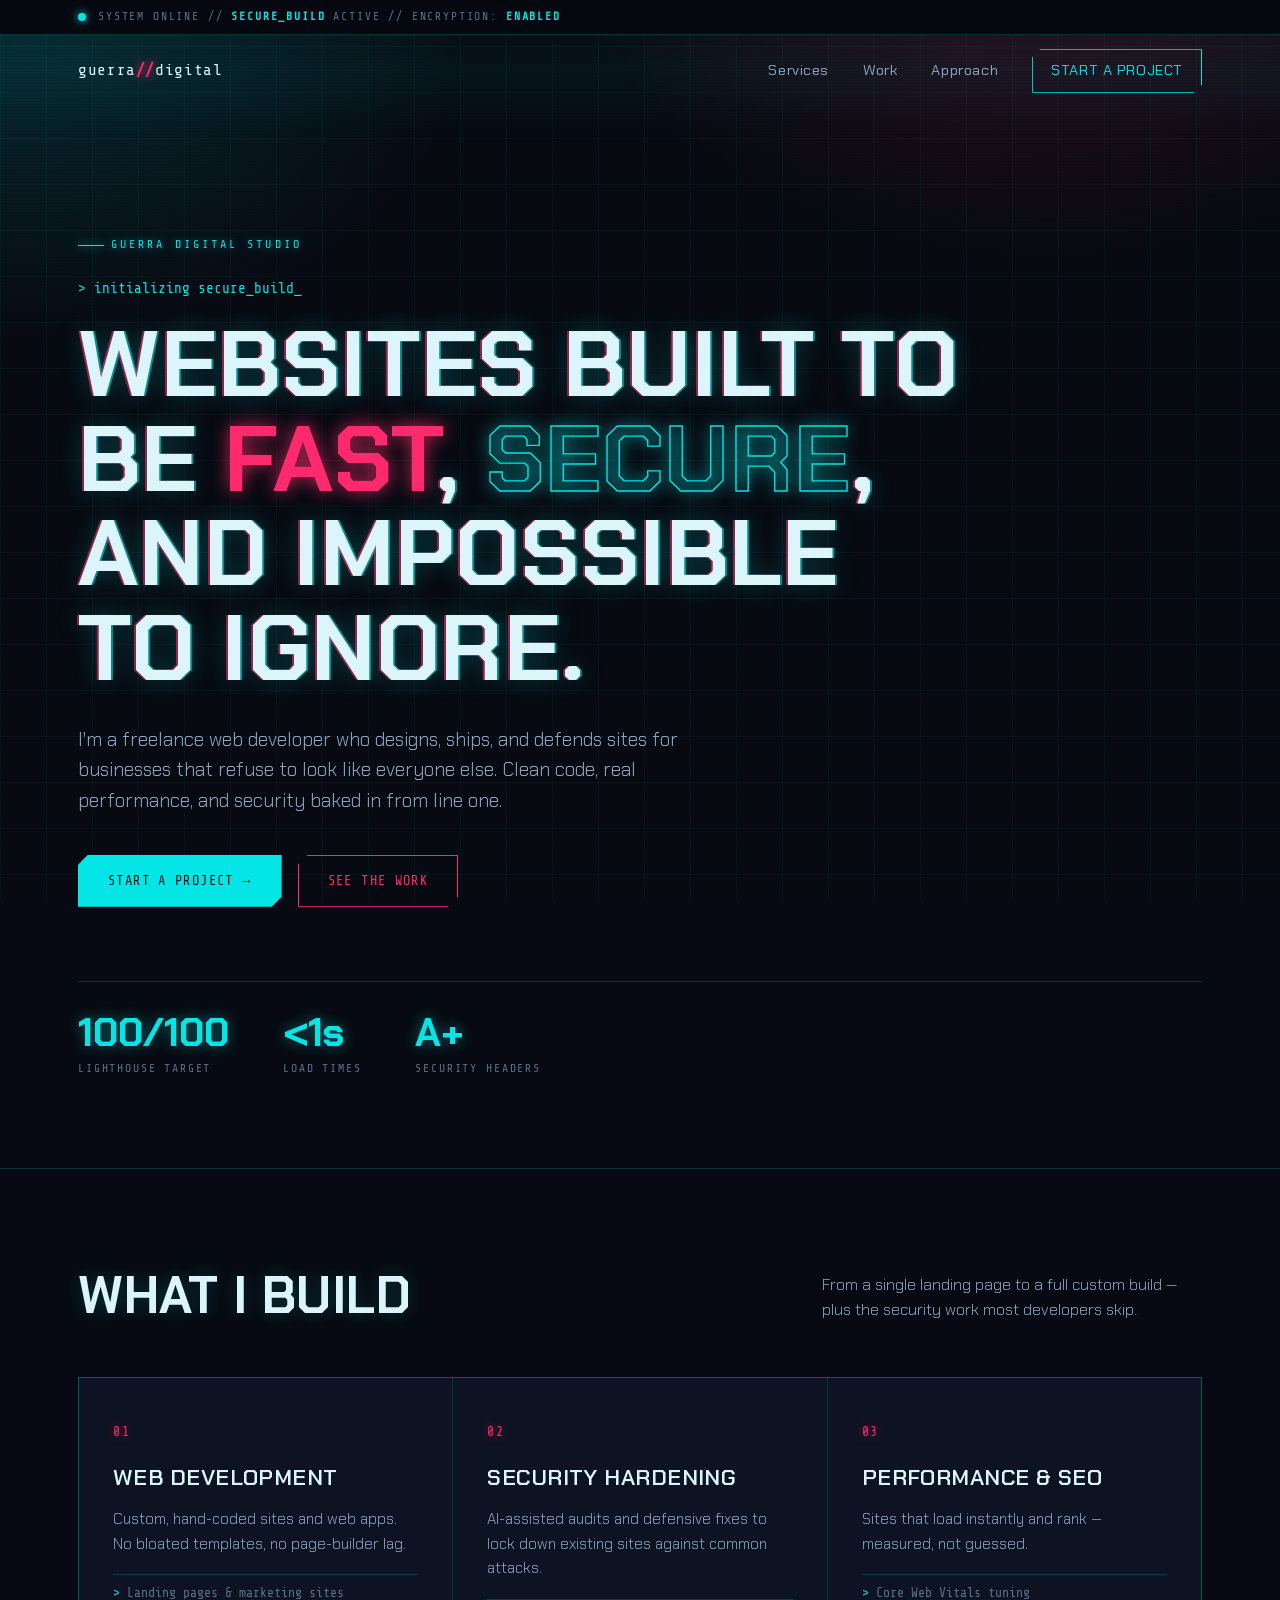
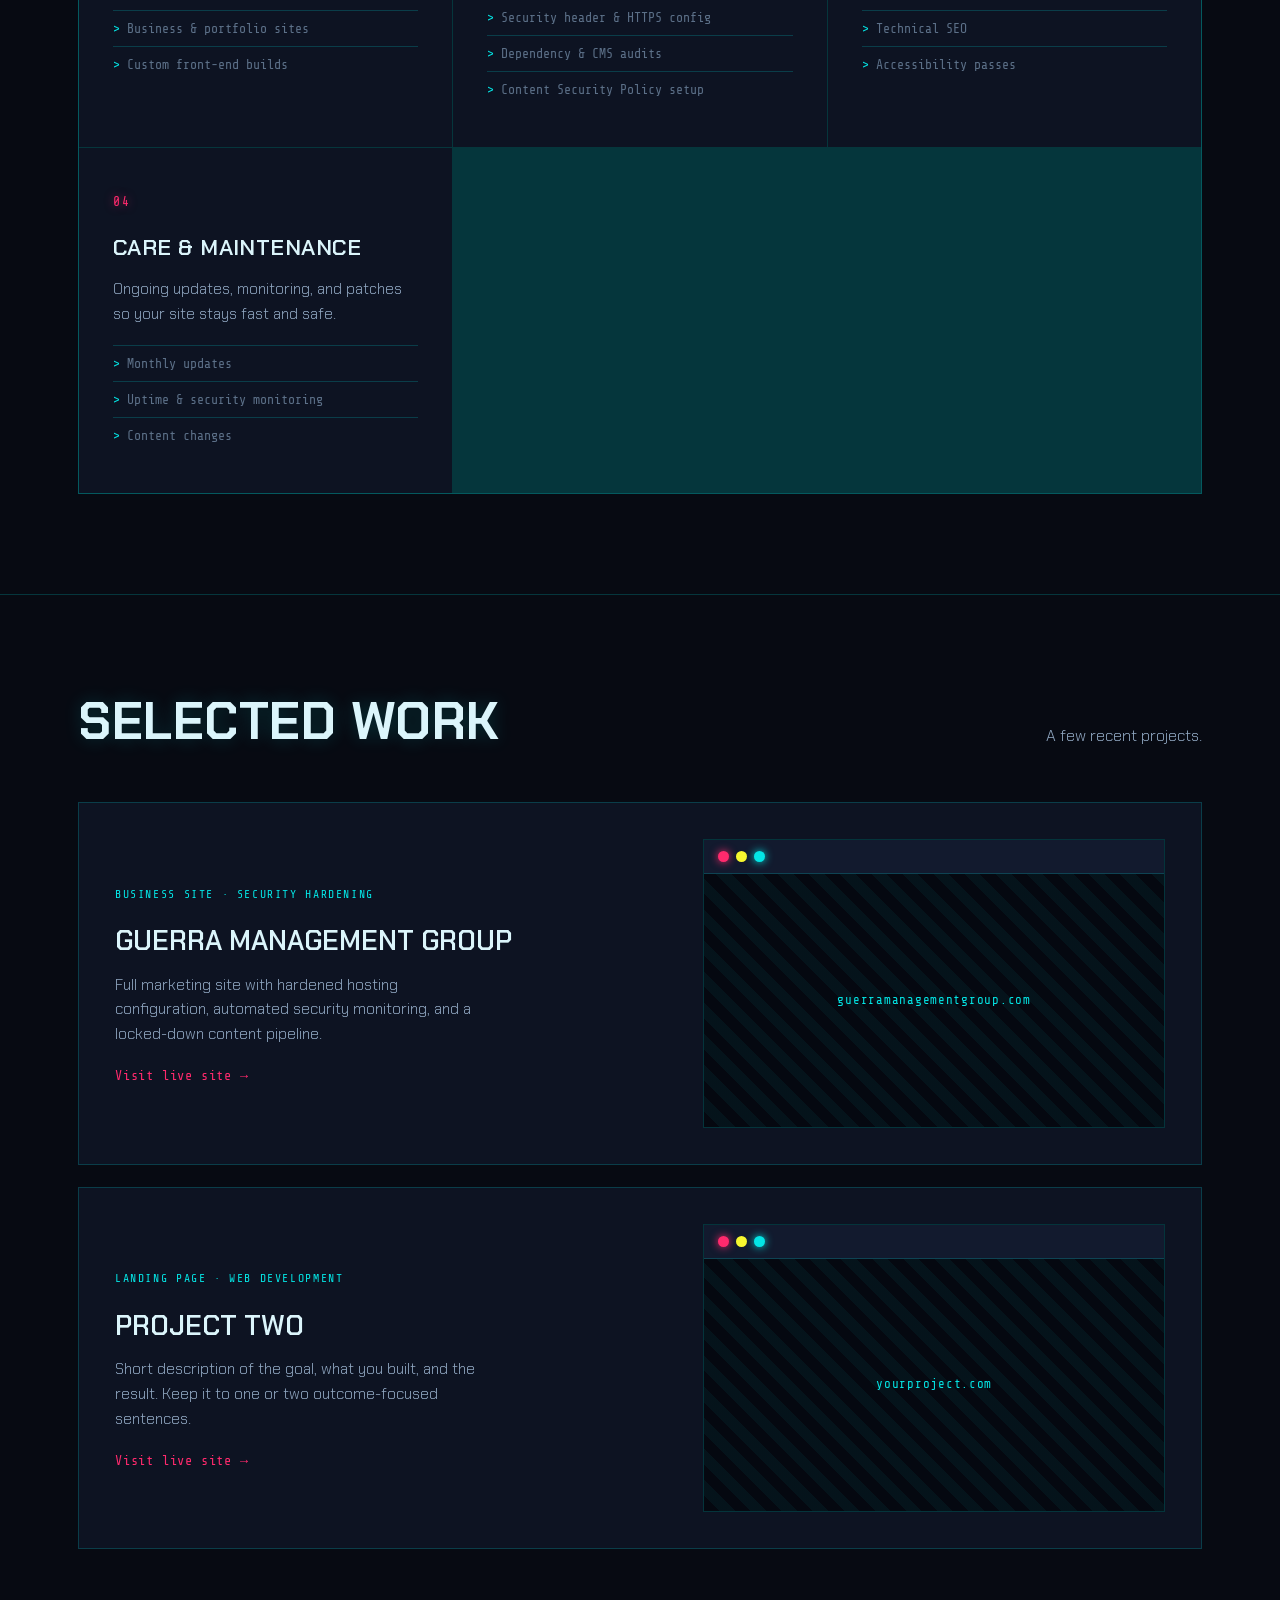
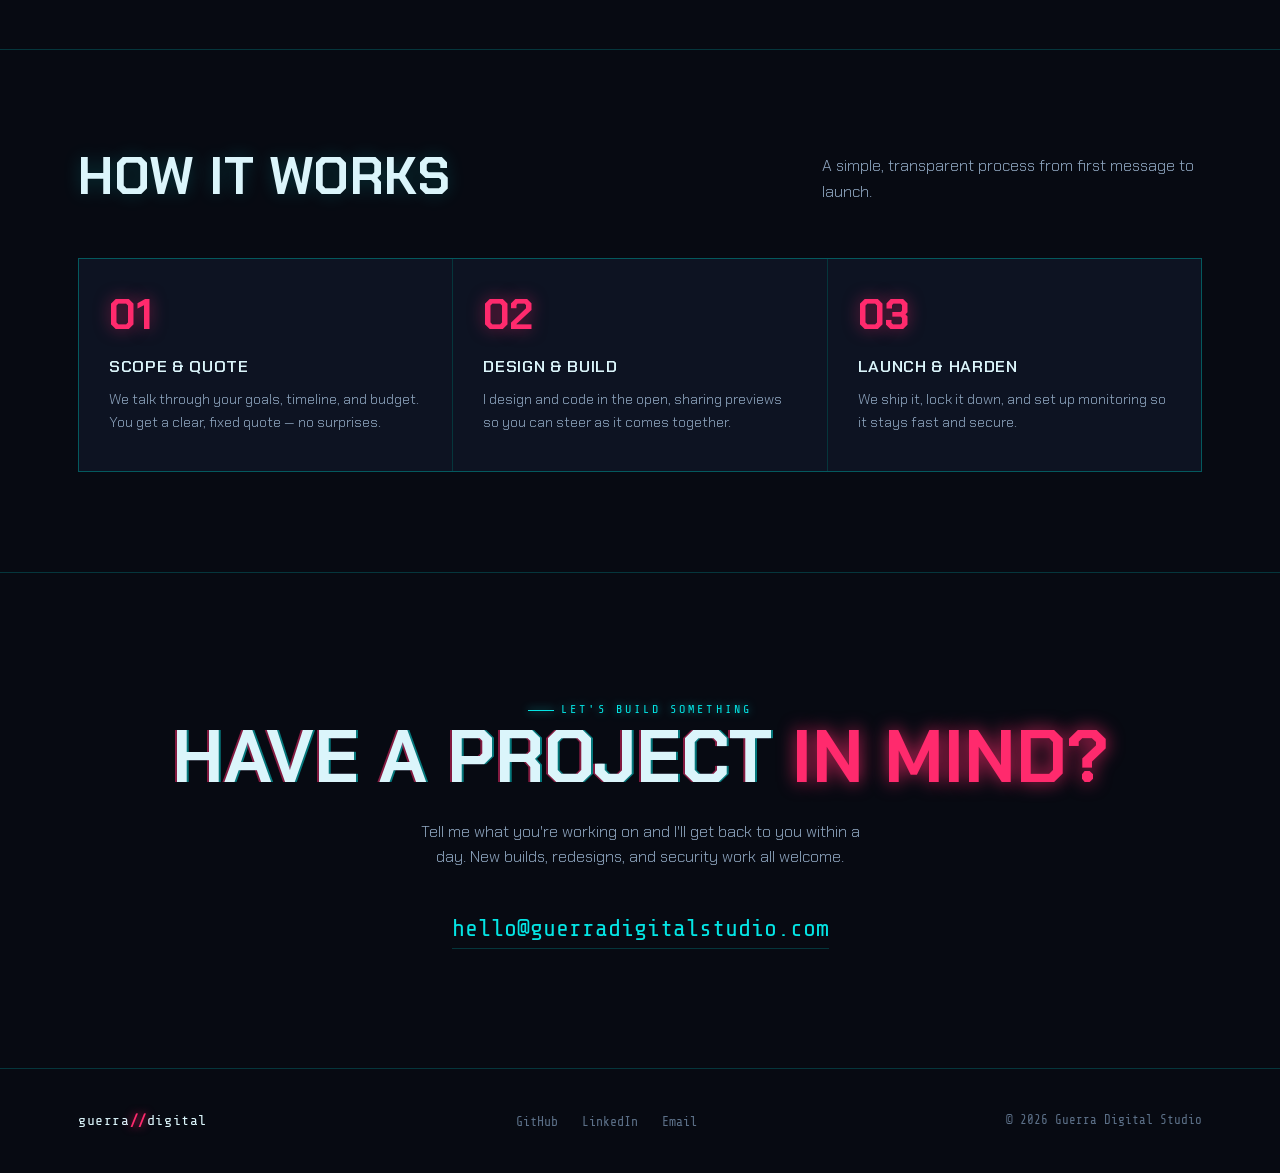
<file: index.html.html>
<!DOCTYPE html>
<html lang="en">
<head>
<meta charset="UTF-8" />
<meta name="viewport" content="width=device-width, initial-scale=1.0" />
<title>Guerra Digital Studio — Web Development &amp; Security</title>
<meta name="description" content="Guerra Digital Studio builds fast, secure, hand-crafted websites and hardens them against attack. Web development and AI-assisted security for businesses that can't afford to look generic." />

<meta property="og:title" content="Guerra Digital Studio" />
<meta property="og:description" content="Fast, secure, hand-crafted websites. Web development &amp; AI-assisted security hardening." />
<meta property="og:type" content="website" />

<link rel="preconnect" href="https://fonts.googleapis.com" />
<link rel="preconnect" href="https://fonts.gstatic.com" crossorigin />
<link href="https://fonts.googleapis.com/css2?family=Chakra+Petch:wght@300;400;500;600;700&family=Share+Tech+Mono&display=swap" rel="stylesheet" />

<style>
  :root{
    --bg:        #070a12;
    --bg-2:      #0a0d1a;
    --bg-soft:   #0d1322;   /* panel */
    --surface:   #121a2e;   /* hover */
    --ink:       #dbf5fb;
    --ink-soft:  #8fa6c0;
    --ink-faint: #5c7088;
    --cyan:      #04e5e5;
    --magenta:   #ff2a6d;
    --yellow:    #f7f72f;
    --line:      rgba(4,229,229,.20);
    --maxw: 1180px;
  }

  *{ box-sizing:border-box; margin:0; padding:0; }
  html{ scroll-behavior:smooth; -webkit-font-smoothing:antialiased; }
  body{
    background:var(--bg);
    color:var(--ink);
    font-family:'Chakra Petch', system-ui, sans-serif;
    line-height:1.6;
    overflow-x:hidden;
  }
  ::selection{ background:var(--magenta); color:#fff; }

  /* grid + neon glow field */
  body::before{
    content:""; position:fixed; inset:0; z-index:0; pointer-events:none;
    background:
      radial-gradient(800px 560px at 82% -8%, rgba(255,42,109,.16), transparent 60%),
      radial-gradient(760px 520px at 2% 4%, rgba(4,229,229,.14), transparent 58%),
      linear-gradient(rgba(4,229,229,.045) 1px, transparent 1px),
      linear-gradient(90deg, rgba(4,229,229,.045) 1px, transparent 1px),
      var(--bg);
    background-size:auto, auto, 46px 46px, 46px 46px, auto;
  }
  /* scanlines */
  body::after{
    content:""; position:fixed; inset:0; z-index:1; pointer-events:none; opacity:.5;
    background:repeating-linear-gradient(0deg, rgba(0,0,0,.18) 0 1px, transparent 1px 3px);
    mix-blend-mode:multiply;
  }
  .scanbeam{ position:fixed; left:0; right:0; height:140px; z-index:1; pointer-events:none;
    background:linear-gradient(rgba(4,229,229,0), rgba(4,229,229,.05), rgba(4,229,229,0));
    animation:beam 7s linear infinite; }
  @keyframes beam{ 0%{ top:-160px } 100%{ top:100% } }

  main, header, footer, .sysbar{ position:relative; z-index:2; }

  .wrap{ max-width:var(--maxw); margin:0 auto; padding:0 28px; }
  a{ color:inherit; text-decoration:none; }
  .mono{ font-family:'Share Tech Mono', monospace; }

  .kicker{
    font-family:'Share Tech Mono', monospace; font-size:.74rem; letter-spacing:.26em;
    text-transform:uppercase; color:var(--cyan); display:inline-flex; align-items:center; gap:.6em;
    text-shadow:0 0 8px rgba(4,229,229,.6);
  }
  .kicker::before{ content:""; width:26px; height:1px; background:var(--cyan); display:inline-block; box-shadow:0 0 8px var(--cyan); }

  /* ---------- SYSTEM BAR ---------- */
  .sysbar{ background:#05080f; border-bottom:1px solid var(--line); }
  .sysbar .wrap{ display:flex; align-items:center; gap:12px; min-height:34px; font-family:'Share Tech Mono',monospace; font-size:.72rem; letter-spacing:.16em; color:var(--ink-faint); text-transform:uppercase; }
  .sysbar .dot{ width:8px; height:8px; border-radius:50%; background:var(--cyan); box-shadow:0 0 8px var(--cyan); animation:blink 1.6s steps(1) infinite; }
  .sysbar b{ color:var(--cyan); }
  @keyframes blink{ 50%{ opacity:.2 } }

  /* ---------- NAV ---------- */
  header{
    position:sticky; top:0; z-index:50;
    transition:background .3s ease, border-color .3s ease, backdrop-filter .3s;
    border-bottom:1px solid transparent;
  }
  header.scrolled{ background:rgba(7,10,18,.82); backdrop-filter:blur(12px); border-bottom-color:var(--line); }
  nav{ display:flex; align-items:center; justify-content:space-between; height:72px; }
  .logo{ font-family:'Share Tech Mono', monospace; font-weight:400; font-size:1rem; letter-spacing:.04em; }
  .logo b{ color:var(--magenta); text-shadow:0 0 10px var(--magenta); }
  .nav-links{ display:flex; gap:34px; align-items:center; }
  .nav-links a{ font-size:.92rem; letter-spacing:.04em; color:var(--ink-soft); transition:color .2s, text-shadow .2s; }
  .nav-links a:hover{ color:var(--cyan); text-shadow:0 0 10px rgba(4,229,229,.6); }
  .nav-cta{
    border:1px solid var(--cyan); padding:9px 18px; color:var(--cyan)!important;
    transition:box-shadow .2s, background .2s; font-size:.88rem; letter-spacing:.08em; text-transform:uppercase;
    clip-path:polygon(8px 0,100% 0,100% calc(100% - 8px),calc(100% - 8px) 100%,0 100%,0 8px);
  }
  .nav-cta:hover{ background:rgba(4,229,229,.12); box-shadow:0 0 16px rgba(4,229,229,.5); }
  .menu-btn{ display:none; background:none; border:none; color:var(--cyan); font-size:1.5rem; cursor:pointer; }

  /* ---------- HERO ---------- */
  .hero{ padding:120px 0 90px; }
  .term{ font-family:'Share Tech Mono',monospace; color:var(--cyan); font-size:.9rem; margin:22px 0 4px; }
  .term::after{ content:"_"; animation:blink 1s steps(1) infinite; }
  .hero h1{
    font-family:'Chakra Petch', sans-serif; font-weight:700;
    font-size:clamp(2.7rem, 7.6vw, 5.8rem); line-height:1.02; letter-spacing:.01em;
    margin:18px 0 0; max-width:15ch; text-transform:uppercase;
    text-shadow:-2px 0 rgba(255,42,109,.55), 2px 0 rgba(4,229,229,.55), 0 0 24px rgba(4,229,229,.25);
  }
  .hero h1 em{ font-style:normal; color:var(--magenta); text-shadow:0 0 18px rgba(255,42,109,.8); }
  .hero h1 .out{ -webkit-text-stroke:1.4px var(--cyan); color:transparent; text-shadow:0 0 18px rgba(4,229,229,.5); }
  .hero p.lede{ margin-top:28px; max-width:52ch; font-size:clamp(1.02rem,1.5vw,1.24rem); color:var(--ink-soft); font-weight:300; }
  .hero-actions{ display:flex; gap:16px; margin-top:38px; flex-wrap:wrap; }
  .btn{
    font-family:'Share Tech Mono', monospace; font-size:.86rem; letter-spacing:.1em; text-transform:uppercase;
    padding:15px 30px; cursor:pointer; transition:transform .2s, box-shadow .2s, background .2s, color .2s;
    display:inline-flex; align-items:center; gap:.6em;
    clip-path:polygon(10px 0,100% 0,100% calc(100% - 10px),calc(100% - 10px) 100%,0 100%,0 10px);
  }
  .btn-primary{ background:var(--cyan); color:#04121a; font-weight:500; filter:drop-shadow(0 0 12px rgba(4,229,229,.5)); }
  .btn-primary:hover{ transform:translateY(-2px); background:#3df3f3; filter:drop-shadow(0 0 20px rgba(4,229,229,.85)); }
  .btn-ghost{ background:transparent; color:var(--magenta); box-shadow:inset 0 0 0 1px var(--magenta); }
  .btn-ghost:hover{ transform:translateY(-2px); box-shadow:inset 0 0 0 1px var(--magenta), 0 0 18px rgba(255,42,109,.5); color:#ff5d8f; }

  .stats{ display:flex; gap:54px; margin-top:74px; flex-wrap:wrap; border-top:1px solid var(--line); padding-top:30px; }
  .stat .n{ font-family:'Chakra Petch',sans-serif; font-weight:700; font-size:2.5rem; line-height:1; color:var(--cyan); text-shadow:0 0 14px rgba(4,229,229,.45); }
  .stat .l{ font-family:'Share Tech Mono',monospace; font-size:.72rem; letter-spacing:.16em; text-transform:uppercase; color:var(--ink-faint); margin-top:8px; }

  /* ---------- SECTION SHELL ---------- */
  section.block{ padding:100px 0; border-top:1px solid var(--line); }
  .section-head{ display:flex; justify-content:space-between; align-items:flex-end; gap:30px; flex-wrap:wrap; margin-bottom:54px; }
  .section-head h2{
    font-family:'Chakra Petch',sans-serif; font-weight:700; font-size:clamp(1.9rem,4.4vw,3.2rem);
    letter-spacing:.01em; line-height:1.05; max-width:16ch; text-transform:uppercase;
    text-shadow:0 0 18px rgba(4,229,229,.2);
  }
  .section-head p{ color:var(--ink-soft); max-width:38ch; font-weight:300; }

  /* HUD panel w/ corner brackets */
  .panel{ position:relative; background:var(--bg-soft); }
  .panel::before, .panel::after{ content:""; position:absolute; width:14px; height:14px; pointer-events:none; }
  .panel::before{ top:0; left:0; border-top:2px solid var(--cyan); border-left:2px solid var(--cyan); }
  .panel::after{ bottom:0; right:0; border-bottom:2px solid var(--cyan); border-right:2px solid var(--cyan); }

  /* ---------- SERVICES ---------- */
  .services{ display:grid; grid-template-columns:repeat(auto-fit, minmax(280px,1fr)); gap:1px; background:var(--line); border:1px solid var(--line); }
  .svc{ background:var(--bg-soft); padding:40px 34px; transition:background .3s; position:relative; }
  .svc:hover{ background:var(--surface); }
  .svc .num{ font-family:'Share Tech Mono',monospace; font-size:.82rem; color:var(--magenta); letter-spacing:.12em; text-shadow:0 0 10px rgba(255,42,109,.5); }
  .svc h3{ font-family:'Chakra Petch',sans-serif; font-weight:600; font-size:1.4rem; margin:16px 0 12px; text-transform:uppercase; letter-spacing:.02em; }
  .svc p{ color:var(--ink-soft); font-size:.96rem; font-weight:300; }
  .svc ul{ list-style:none; margin-top:18px; }
  .svc ul li{ font-size:.82rem; color:var(--ink-faint); padding:7px 0; border-top:1px solid var(--line); font-family:'Share Tech Mono',monospace; }
  .svc ul li::before{ content:"> "; color:var(--cyan); }

  /* ---------- WORK ---------- */
  .work-grid{ display:grid; gap:22px; }
  .project{
    display:grid; grid-template-columns:1fr; gap:24px; padding:36px; border:1px solid var(--line);
    background:var(--bg-soft); transition:border-color .3s, transform .3s, box-shadow .3s; align-items:center;
  }
  @media(min-width:760px){ .project{ grid-template-columns:1.1fr .9fr; } }
  .project:hover{ border-color:var(--magenta); transform:translateY(-3px); box-shadow:0 0 30px rgba(255,42,109,.18); }
  .project .tag{ font-family:'Share Tech Mono',monospace; font-size:.72rem; letter-spacing:.14em; text-transform:uppercase; color:var(--cyan); }
  .project h3{ font-family:'Chakra Petch',sans-serif; font-weight:600; font-size:1.7rem; margin:14px 0 10px; text-transform:uppercase; }
  .project p{ color:var(--ink-soft); font-size:.97rem; max-width:42ch; font-weight:300; }
  .project .link{ display:inline-flex; align-items:center; gap:.5em; margin-top:18px; color:var(--magenta); font-family:'Share Tech Mono',monospace; font-size:.84rem; letter-spacing:.06em; }
  .browser{
    border:1px solid var(--line); overflow:hidden; background:#050810; aspect-ratio:16/10;
    display:flex; flex-direction:column;
  }
  .browser .bar{ display:flex; gap:7px; padding:11px 14px; border-bottom:1px solid var(--line); background:var(--surface); }
  .browser .bar i{ width:11px; height:11px; border-radius:50%; background:var(--line); display:block; }
  .browser .bar i:nth-child(1){ background:var(--magenta); box-shadow:0 0 8px var(--magenta); }
  .browser .bar i:nth-child(2){ background:var(--yellow); }
  .browser .bar i:nth-child(3){ background:var(--cyan); box-shadow:0 0 8px var(--cyan); }
  .browser .body{ flex:1; display:flex; align-items:center; justify-content:center; font-family:'Share Tech Mono',monospace; color:var(--cyan); font-size:.78rem; letter-spacing:.06em;
    background:repeating-linear-gradient(45deg, transparent, transparent 11px, rgba(4,229,229,.05) 11px, rgba(4,229,229,.05) 22px); }

  /* ---------- APPROACH ---------- */
  .approach{ display:grid; gap:1px; background:var(--line); border:1px solid var(--line); }
  @media(min-width:760px){ .approach{ grid-template-columns:repeat(3,1fr); } }
  .step{ background:var(--bg-soft); padding:36px 30px; }
  .step .n{ font-family:'Chakra Petch',sans-serif; font-weight:700; font-size:2.6rem; color:var(--magenta); line-height:1; text-shadow:0 0 16px rgba(255,42,109,.5); }
  .step h4{ font-family:'Chakra Petch',sans-serif; font-weight:600; font-size:1.05rem; margin:16px 0 8px; text-transform:uppercase; letter-spacing:.04em; }
  .step p{ color:var(--ink-soft); font-size:.92rem; font-weight:300; }

  /* ---------- CONTACT ---------- */
  .contact{ text-align:center; padding:120px 0; border-top:1px solid var(--line); }
  .contact h2{ font-family:'Chakra Petch',sans-serif; font-weight:700; font-size:clamp(2.2rem,6.4vw,4.6rem); line-height:1.02; text-transform:uppercase;
    text-shadow:-2px 0 rgba(255,42,109,.5), 2px 0 rgba(4,229,229,.5); }
  .contact h2 em{ font-style:normal; color:var(--magenta); text-shadow:0 0 18px rgba(255,42,109,.8); }
  .contact p{ color:var(--ink-soft); margin:24px auto 40px; max-width:46ch; font-weight:300; }
  .mail{ font-family:'Share Tech Mono',monospace; font-size:clamp(1rem,2.4vw,1.5rem); color:var(--cyan); border-bottom:1px solid var(--line); padding-bottom:6px; transition:border-color .2s, text-shadow .2s; }
  .mail:hover{ border-color:var(--cyan); text-shadow:0 0 14px rgba(4,229,229,.7); }

  /* ---------- FOOTER ---------- */
  footer{ border-top:1px solid var(--line); padding:40px 0; }
  footer .wrap{ display:flex; justify-content:space-between; gap:20px; flex-wrap:wrap; align-items:center; }
  footer .logo{ font-size:.92rem; }
  footer .social{ display:flex; gap:24px; }
  footer .social a{ font-family:'Share Tech Mono',monospace; font-size:.82rem; color:var(--ink-faint); transition:color .2s, text-shadow .2s; }
  footer .social a:hover{ color:var(--cyan); text-shadow:0 0 10px rgba(4,229,229,.6); }

  /* ---------- reveal ---------- */
  .reveal{ opacity:0; transform:translateY(26px); transition:opacity .8s cubic-bezier(.2,.7,.2,1), transform .8s cubic-bezier(.2,.7,.2,1); }
  .reveal.in{ opacity:1; transform:none; }

  @media (prefers-reduced-motion: reduce){
    *{ animation:none !important; }
    .reveal{ opacity:1; transform:none; transition:none; }
    .scanbeam{ display:none; }
  }

  @media(max-width:760px){
    .nav-links{ display:none; }
    .menu-btn{ display:block; }
    .nav-links.open{
      display:flex; flex-direction:column; position:absolute; top:72px; left:0; right:0;
      background:var(--bg-2); border-bottom:1px solid var(--line); padding:24px 28px; gap:20px;
    }
    .stats{ gap:32px; }
  }
</style>
</head>
<body>

<div class="scanbeam" aria-hidden="true"></div>

<div class="sysbar">
  <div class="wrap">
    <span class="dot" aria-hidden="true"></span>
    <span>System online // <b>secure_build</b> active // encryption: <b>enabled</b></span>
  </div>
</div>

<header id="header">
  <div class="wrap">
    <nav>
      <a href="#top" class="logo">guerra<b>//</b>digital</a>
      <div class="nav-links" id="navLinks">
        <a href="#services">Services</a>
        <a href="#work">Work</a>
        <a href="#approach">Approach</a>
        <a href="#contact" class="nav-cta">Start a project</a>
      </div>
      <button class="menu-btn" id="menuBtn" aria-label="Menu">≡</button>
    </nav>
  </div>
</header>

<main id="top">

  <!-- HERO -->
  <section class="hero">
    <div class="wrap">
      <span class="kicker reveal">Guerra Digital Studio</span>
      <div class="term reveal">&gt; initializing secure_build</div>
      <h1 class="reveal">Websites built to be <em>fast</em>, <span class="out">secure</span>, and impossible to ignore.</h1>
      <p class="lede reveal">I'm a freelance web developer who designs, ships, and defends sites for businesses that refuse to look like everyone else. Clean code, real performance, and security baked in from line one.</p>
      <div class="hero-actions reveal">
        <a href="#contact" class="btn btn-primary">Start a project →</a>
        <a href="#work" class="btn btn-ghost">See the work</a>
      </div>
      <div class="stats reveal">
        <div class="stat"><div class="n">100/100</div><div class="l">Lighthouse target</div></div>
        <div class="stat"><div class="n">&lt;1s</div><div class="l">Load times</div></div>
        <div class="stat"><div class="n">A+</div><div class="l">Security headers</div></div>
      </div>
    </div>
  </section>

  <!-- SERVICES -->
  <section class="block" id="services">
    <div class="wrap">
      <div class="section-head">
        <h2 class="reveal">What I build</h2>
        <p class="reveal">From a single landing page to a full custom build — plus the security work most developers skip.</p>
      </div>
      <div class="services reveal">
        <div class="svc">
          <span class="num">01</span>
          <h3>Web Development</h3>
          <p>Custom, hand-coded sites and web apps. No bloated templates, no page-builder lag.</p>
          <ul><li>Landing pages &amp; marketing sites</li><li>Business &amp; portfolio sites</li><li>Custom front-end builds</li></ul>
        </div>
        <div class="svc">
          <span class="num">02</span>
          <h3>Security Hardening</h3>
          <p>AI-assisted audits and defensive fixes to lock down existing sites against common attacks.</p>
          <ul><li>Security header &amp; HTTPS config</li><li>Dependency &amp; CMS audits</li><li>Content Security Policy setup</li></ul>
        </div>
        <div class="svc">
          <span class="num">03</span>
          <h3>Performance &amp; SEO</h3>
          <p>Sites that load instantly and rank — measured, not guessed.</p>
          <ul><li>Core Web Vitals tuning</li><li>Technical SEO</li><li>Accessibility passes</li></ul>
        </div>
        <div class="svc">
          <span class="num">04</span>
          <h3>Care &amp; Maintenance</h3>
          <p>Ongoing updates, monitoring, and patches so your site stays fast and safe.</p>
          <ul><li>Monthly updates</li><li>Uptime &amp; security monitoring</li><li>Content changes</li></ul>
        </div>
      </div>
    </div>
  </section>

  <!-- WORK -->
  <section class="block" id="work">
    <div class="wrap">
      <div class="section-head">
        <h2 class="reveal">Selected work</h2>
        <p class="reveal">A few recent projects. <!-- TODO: swap these for your real projects + live links --></p>
      </div>
      <div class="work-grid">
        <article class="project reveal">
          <div>
            <span class="tag">Business site · Security hardening</span>
            <h3>Guerra Management Group</h3>
            <p>Full marketing site with hardened hosting configuration, automated security monitoring, and a locked-down content pipeline.</p>
            <a class="link" href="https://guerramanagementgroup.com" target="_blank" rel="noopener">Visit live site →</a>
          </div>
          <div class="browser"><div class="bar"><i></i><i></i><i></i></div><div class="body">guerramanagementgroup.com</div></div>
        </article>

        <article class="project reveal">
          <div>
            <span class="tag">Landing page · Web development</span>
            <h3>Project Two <!-- TODO: rename --></h3>
            <p>Short description of the goal, what you built, and the result. Keep it to one or two outcome-focused sentences.</p>
            <a class="link" href="#" target="_blank" rel="noopener">Visit live site →</a>
          </div>
          <div class="browser"><div class="bar"><i></i><i></i><i></i></div><div class="body">yourproject.com</div></div>
        </article>
      </div>
    </div>
  </section>

  <!-- APPROACH -->
  <section class="block" id="approach">
    <div class="wrap">
      <div class="section-head">
        <h2 class="reveal">How it works</h2>
        <p class="reveal">A simple, transparent process from first message to launch.</p>
      </div>
      <div class="approach reveal">
        <div class="step"><div class="n">01</div><h4>Scope &amp; quote</h4><p>We talk through your goals, timeline, and budget. You get a clear, fixed quote — no surprises.</p></div>
        <div class="step"><div class="n">02</div><h4>Design &amp; build</h4><p>I design and code in the open, sharing previews so you can steer as it comes together.</p></div>
        <div class="step"><div class="n">03</div><h4>Launch &amp; harden</h4><p>We ship it, lock it down, and set up monitoring so it stays fast and secure.</p></div>
      </div>
    </div>
  </section>

  <!-- CONTACT -->
  <section class="contact" id="contact">
    <div class="wrap">
      <span class="kicker reveal" style="justify-content:center;">Let's build something</span>
      <h2 class="reveal">Have a project <em>in mind?</em></h2>
      <p class="reveal">Tell me what you're working on and I'll get back to you within a day. New builds, redesigns, and security work all welcome.</p>
      <a class="mail reveal" href="mailto:hello@guerradigitalstudio.com"><!-- TODO: your real email -->hello@guerradigitalstudio.com</a>
    </div>
  </section>

</main>

<footer>
  <div class="wrap">
    <span class="logo">guerra<b>//</b>digital</span>
    <div class="social">
      <a href="https://github.com/YOUR-USERNAME" target="_blank" rel="noopener">GitHub</a>
      <a href="#" target="_blank" rel="noopener">LinkedIn</a>
      <a href="mailto:hello@guerradigitalstudio.com">Email</a>
    </div>
    <span style="color:var(--ink-faint);font-family:'Share Tech Mono',monospace;font-size:.78rem;">© 2026 Guerra Digital Studio</span>
  </div>
</footer>

<script>
  const header = document.getElementById('header');
  const onScroll = () => header.classList.toggle('scrolled', window.scrollY > 20);
  onScroll(); window.addEventListener('scroll', onScroll, { passive:true });

  const btn = document.getElementById('menuBtn');
  const links = document.getElementById('navLinks');
  btn.addEventListener('click', () => links.classList.toggle('open'));
  links.querySelectorAll('a').forEach(a => a.addEventListener('click', () => links.classList.remove('open')));

  const io = new IntersectionObserver((entries) => {
    entries.forEach((e, i) => {
      if (e.isIntersecting){ setTimeout(() => e.target.classList.add('in'), i * 70); io.unobserve(e.target); }
    });
  }, { threshold:.12 });
  document.querySelectorAll('.reveal').forEach(el => io.observe(el));
</script>
</body>
</html>
</file>
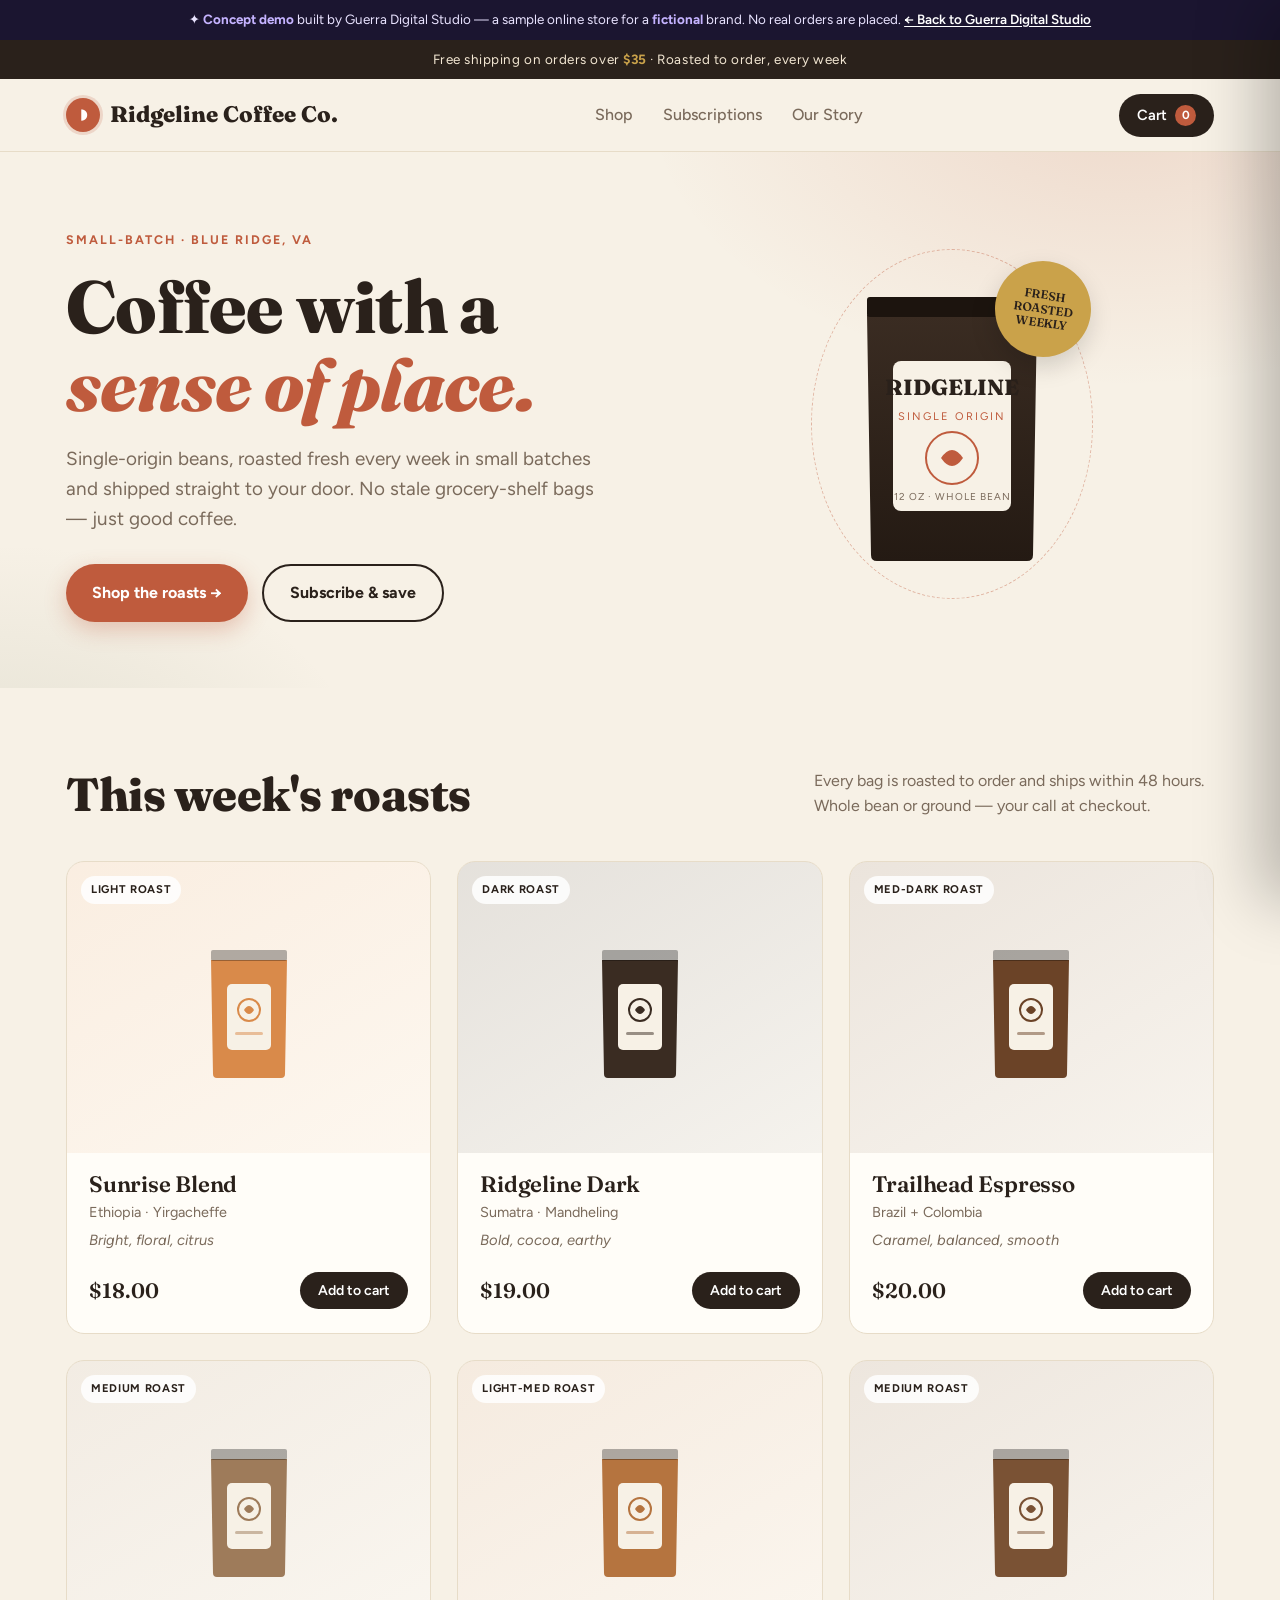
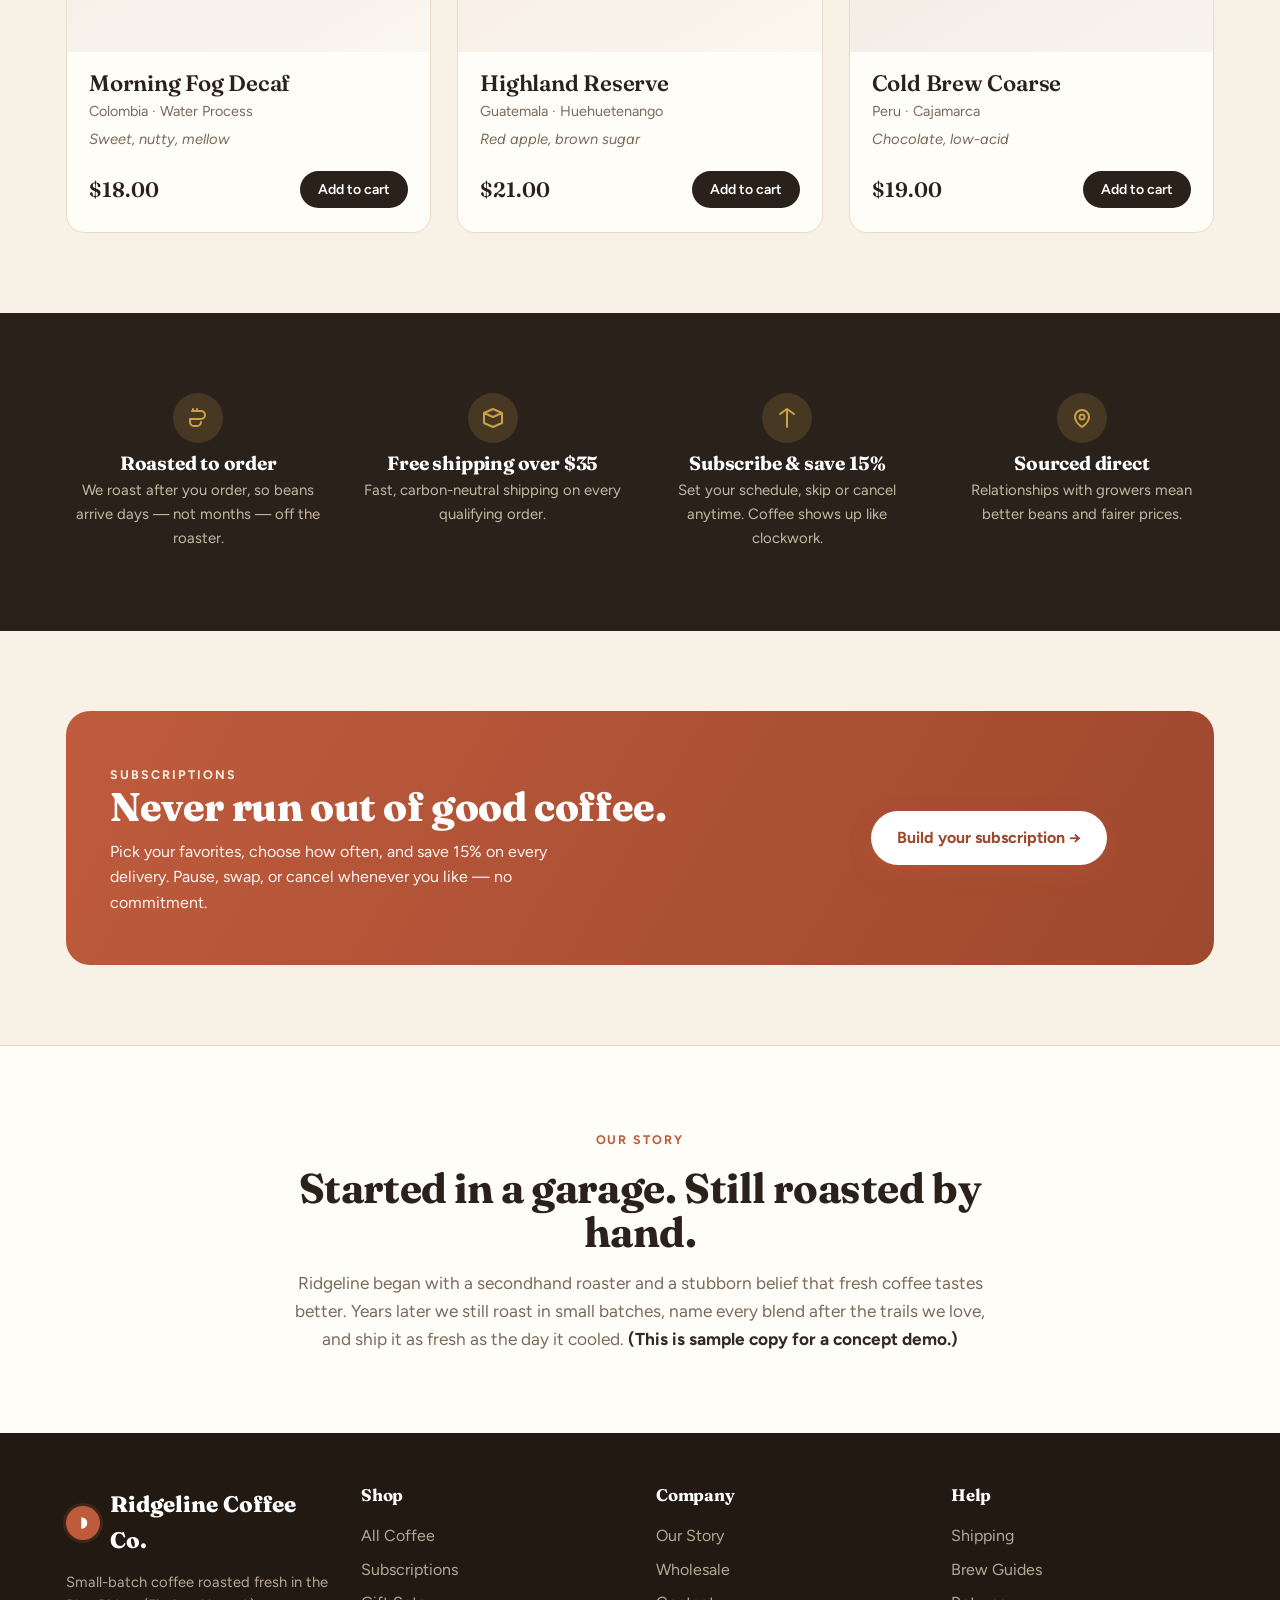
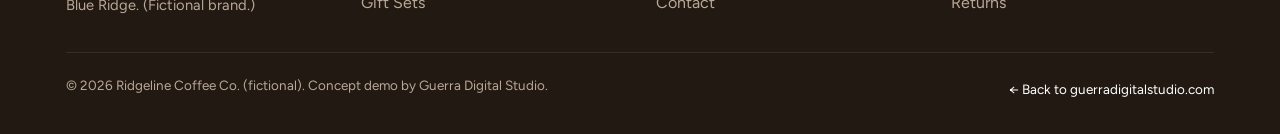
<file: store-demo.html>
<!DOCTYPE html>
<html lang="en">
<head>
<meta charset="UTF-8" />
<meta name="viewport" content="width=device-width, initial-scale=1.0" />
<title>Ridgeline Coffee Co. — Small-Batch Roasts | Concept Demo</title>
<meta name="description" content="Concept demo online store built by Guerra Digital Studio for a fictional coffee roaster. Custom storefront with an interactive cart." />
<meta name="robots" content="noindex" />

<link rel="preconnect" href="https://fonts.googleapis.com" />
<link rel="preconnect" href="https://fonts.gstatic.com" crossorigin />
<link href="https://fonts.googleapis.com/css2?family=Fraunces:opsz,wght@9..144,400;9..144,500;9..144,600;9..144,800&family=Figtree:wght@400;500;600;700&display=swap" rel="stylesheet" />

<link rel="stylesheet" href="/assets/store-demo.css" />
</head>
<body>

<div class="demo-ribbon">
  ✦ <b>Concept demo</b> built by Guerra Digital Studio — a sample online store for a <b>fictional</b> brand. No real orders are placed. <a href="/">← Back to Guerra Digital Studio</a>
</div>

<div class="announce">Free shipping on orders over <b>$35</b> · Roasted to order, every week</div>

<header>
  <div class="wrap">
    <nav aria-label="Primary">
      <a href="#top" class="brand"><span class="seal">◗</span>Ridgeline Coffee Co.</a>
      <div class="nav-links">
        <a href="#shop">Shop</a>
        <a href="#subscribe">Subscriptions</a>
        <a href="#about">Our Story</a>
      </div>
      <div style="display:flex;gap:10px;align-items:center;">
        <button class="cart-btn" id="cartBtn">Cart <span class="count" id="count">0</span></button>
        <button class="menu-btn" id="menuBtn" aria-label="Menu">☰</button>
      </div>
    </nav>
  </div>
</header>

<main id="top">
  <section class="hero">
    <div class="wrap">
      <div>
        <span class="eyebrow">Small-batch · Blue Ridge, VA</span>
        <h1>Coffee with a <em>sense of place.</em></h1>
        <p class="lede">Single-origin beans, roasted fresh every week in small batches and shipped straight to your door. No stale grocery-shelf bags — just good coffee.</p>
        <div class="hero-cta">
          <a href="#shop" class="btn btn-primary">Shop the roasts →</a>
          <a href="#subscribe" class="btn btn-ghost">Subscribe &amp; save</a>
        </div>
      </div>
      <div class="hero-art">
        <div class="bagwrap">
          <div class="ring"></div>
          <div class="stamp">FRESH<br>ROASTED<br>WEEKLY</div>
          <svg width="230" height="290" viewBox="0 0 230 290" aria-label="Coffee bag">
            <defs><linearGradient id="bg" x1="0" y1="0" x2="0" y2="1"><stop offset="0" stop-color="#3a2c22"/><stop offset="1" stop-color="#241a13"/></linearGradient></defs>
            <path d="M30 40 L200 40 L196 280 Q196 286 190 286 L40 286 Q34 286 34 280 Z" fill="url(#bg)"/>
            <rect x="30" y="22" width="170" height="20" rx="3" fill="#1c140e"/>
            <rect x="56" y="86" width="118" height="150" rx="8" fill="#f7f1e6"/>
            <text x="115" y="120" text-anchor="middle" font-family="Fraunces,serif" font-size="22" font-weight="800" fill="#2a211b">RIDGELINE</text>
            <text x="115" y="145" text-anchor="middle" font-family="Figtree,sans-serif" font-size="11" letter-spacing="2" fill="#bf5b3d">SINGLE ORIGIN</text>
            <circle cx="115" cy="183" r="26" fill="none" stroke="#bf5b3d" stroke-width="2"/>
            <path d="M104 183 q11 -16 22 0 q-11 16 -22 0z" fill="#bf5b3d"/>
            <text x="115" y="225" text-anchor="middle" font-family="Figtree,sans-serif" font-size="10" letter-spacing="1" fill="#7a6a5b">12 OZ · WHOLE BEAN</text>
          </svg>
        </div>
      </div>
    </div>
  </section>

  <section class="blk" id="shop">
    <div class="wrap">
      <div class="sec-head reveal">
        <div><h2>This week's roasts</h2></div>
        <p>Every bag is roasted to order and ships within 48 hours. Whole bean or ground — your call at checkout.</p>
      </div>
      <div class="shop-grid" id="grid"><!-- products injected by JS --></div>
    </div>
  </section>

  <section class="blk feats">
    <div class="wrap">
      <div class="grid">
        <div class="f reveal"><div class="ic"><svg width="24" height="24" viewBox="0 0 24 24" fill="none"><path d="M4 13h11a4 4 0 000-8H6M4 13v3a4 4 0 004 4h3a4 4 0 004-4M7 3v2M11 3v2" stroke="currentColor" stroke-width="2" stroke-linecap="round"/></svg></div><h3>Roasted to order</h3><p>We roast after you order, so beans arrive days — not months — off the roaster.</p></div>
        <div class="f reveal"><div class="ic"><svg width="24" height="24" viewBox="0 0 24 24" fill="none"><path d="M3 7l9-4 9 4-9 4-9-4zM3 7v10l9 4 9-4V7" stroke="currentColor" stroke-width="2" stroke-linejoin="round"/></svg></div><h3>Free shipping over $35</h3><p>Fast, carbon-neutral shipping on every qualifying order.</p></div>
        <div class="f reveal"><div class="ic"><svg width="24" height="24" viewBox="0 0 24 24" fill="none"><path d="M12 3v18M5 8l7-5 7 5" stroke="currentColor" stroke-width="2" stroke-linecap="round" stroke-linejoin="round"/></svg></div><h3>Subscribe &amp; save 15%</h3><p>Set your schedule, skip or cancel anytime. Coffee shows up like clockwork.</p></div>
        <div class="f reveal"><div class="ic"><svg width="24" height="24" viewBox="0 0 24 24" fill="none"><path d="M12 21s-7-4.5-7-10a7 7 0 0114 0c0 5.5-7 10-7 10z" stroke="currentColor" stroke-width="2" stroke-linejoin="round"/><circle cx="12" cy="11" r="2.5" stroke="currentColor" stroke-width="2"/></svg></div><h3>Sourced direct</h3><p>Relationships with growers mean better beans and fairer prices.</p></div>
      </div>
    </div>
  </section>

  <section class="blk" id="subscribe">
    <div class="wrap">
      <div class="sub reveal">
        <div>
          <span class="eyebrow" style="color:#ffe;opacity:.9;">Subscriptions</span>
          <h2>Never run out of good coffee.</h2>
          <p>Pick your favorites, choose how often, and save 15% on every delivery. Pause, swap, or cancel whenever you like — no commitment.</p>
        </div>
        <div style="text-align:center;"><a href="#shop" class="btn btn-primary">Build your subscription →</a></div>
      </div>
    </div>
  </section>

  <section class="blk" id="about" style="background:var(--paper);border-top:1px solid var(--line);">
    <div class="wrap" style="max-width:760px;text-align:center;">
      <span class="eyebrow reveal">Our Story</span>
      <h2 class="reveal" style="font-size:clamp(1.9rem,3.6vw,2.6rem);color:var(--espresso);margin:14px 0 16px;">Started in a garage. Still roasted by hand.</h2>
      <p class="reveal" style="color:var(--ink-soft);font-size:1.08rem;">Ridgeline began with a secondhand roaster and a stubborn belief that fresh coffee tastes better. Years later we still roast in small batches, name every blend after the trails we love, and ship it as fresh as the day it cooled. <strong style="color:var(--ink);">(This is sample copy for a concept demo.)</strong></p>
    </div>
  </section>
</main>

<footer>
  <div class="wrap">
    <div class="foot-grid">
      <div>
        <div class="brand" style="color:#fff;margin-bottom:12px;"><span class="seal">◗</span>Ridgeline Coffee Co.</div>
        <p style="font-size:.92rem;">Small-batch coffee roasted fresh in the Blue Ridge. (Fictional brand.)</p>
      </div>
      <div><h4>Shop</h4><a href="#shop">All Coffee</a><a href="#subscribe">Subscriptions</a><a href="#shop">Gift Sets</a></div>
      <div><h4>Company</h4><a href="#about">Our Story</a><a href="#shop">Wholesale</a><a href="#about">Contact</a></div>
      <div><h4>Help</h4><a href="#shop">Shipping</a><a href="#shop">Brew Guides</a><a href="#shop">Returns</a></div>
    </div>
    <div class="legal">
      <span>© 2026 Ridgeline Coffee Co. (fictional). Concept demo by Guerra Digital Studio.</span>
      <a href="/">← Back to guerradigitalstudio.com</a>
    </div>
  </div>
</footer>

<div class="overlay" id="overlay"></div>
<aside class="drawer" id="drawer" aria-label="Shopping cart">
  <div class="dhead"><h3>Your cart</h3><button class="close" id="closeCart" aria-label="Close">×</button></div>
  <div class="items" id="items"></div>
  <div class="dfoot">
    <div class="sub-row"><span>Subtotal</span><span id="subtotal">$0.00</span></div>
    <div class="ship" id="shipNote">Add $35.00 more for free shipping.</div>
    <button class="checkout" id="checkout" disabled>Checkout</button>
    <div class="demo-note">Concept demo — a live store would use secure Stripe hosted checkout. No payment is taken here.</div>
  </div>
</aside>
<div class="toast" id="toast"></div>

<script src="/assets/store-demo.js" defer></script>
</body>
</html>
</file>
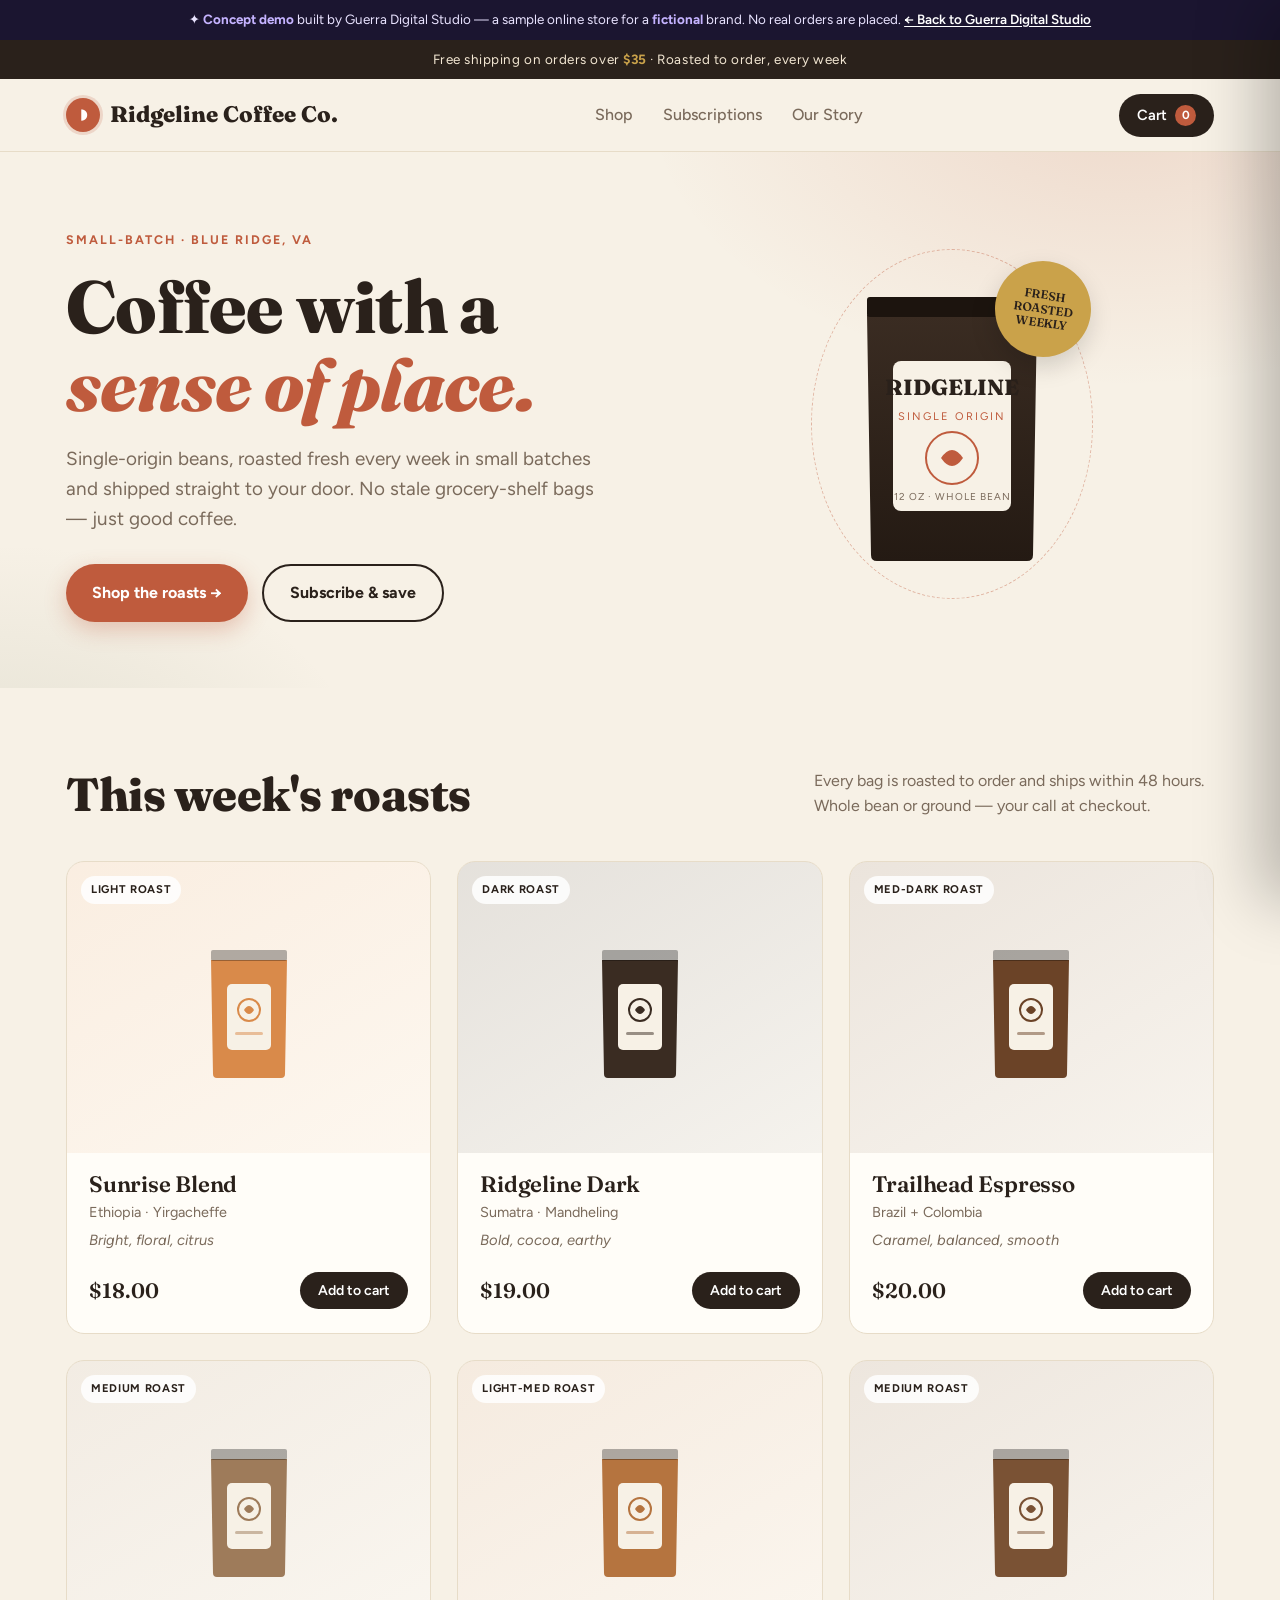
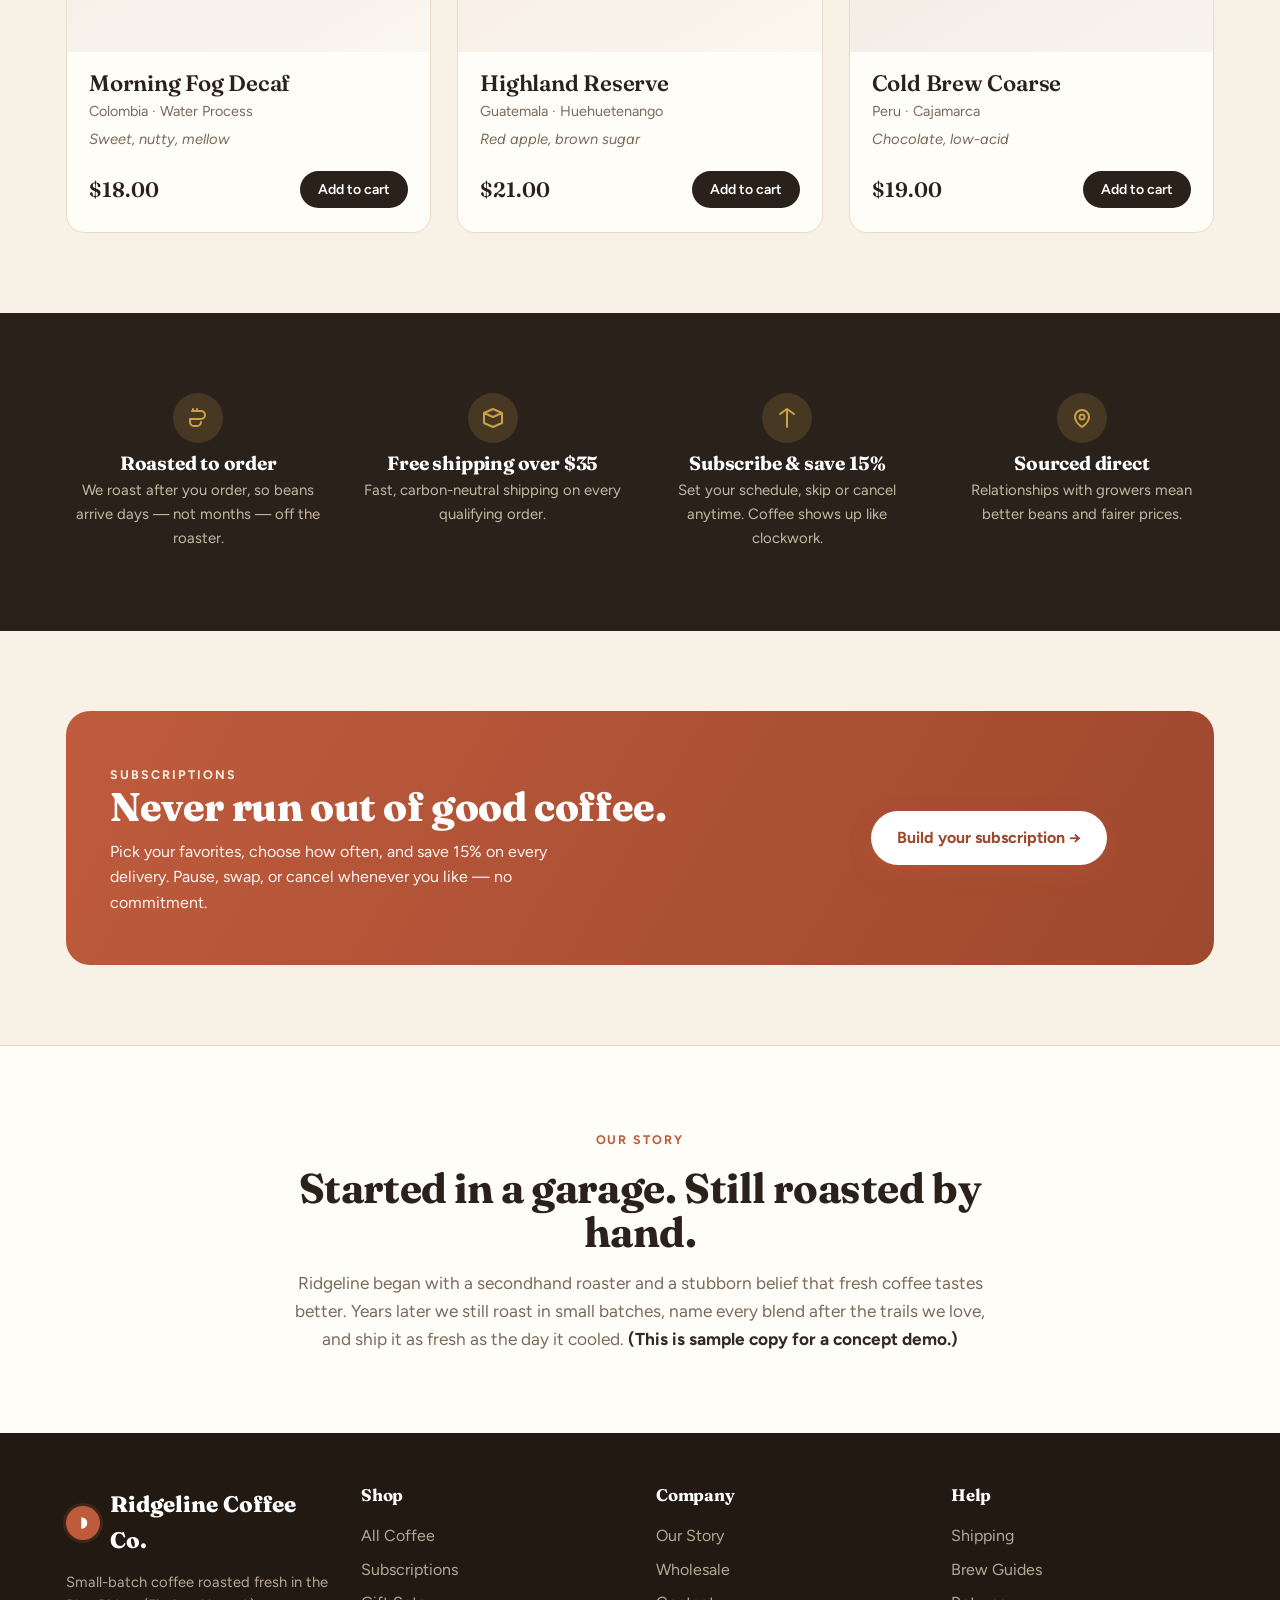
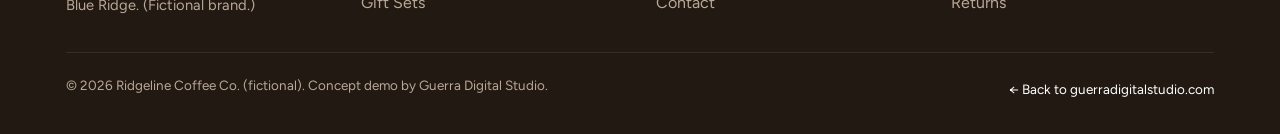
<file: store-demo.html.html>
<!DOCTYPE html>
<html lang="en">
<head>
<meta charset="UTF-8" />
<meta name="viewport" content="width=device-width, initial-scale=1.0" />
<title>Ridgeline Coffee Co. — Small-Batch Roasts | Concept Demo</title>
<meta name="description" content="Concept demo online store built by Guerra Digital Studio for a fictional coffee roaster. Custom storefront with an interactive cart." />
<meta name="robots" content="noindex" />

<link rel="preconnect" href="https://fonts.googleapis.com" />
<link rel="preconnect" href="https://fonts.gstatic.com" crossorigin />
<link href="https://fonts.googleapis.com/css2?family=Fraunces:opsz,wght@9..144,400;9..144,500;9..144,600;9..144,800&family=Figtree:wght@400;500;600;700&display=swap" rel="stylesheet" />

<style>
  :root{
    --cream:#f7f1e6; --paper:#fffdf8; --espresso:#2a211b; --ink:#34291f; --ink-soft:#7a6a5b;
    --clay:#bf5b3d; --clay-dk:#9e482e; --sage:#6f7d5d; --line:#e7dcc8; --gold:#caa24a;
    --maxw:1200px;
  }
  *{box-sizing:border-box;margin:0;padding:0;}
  html{scroll-behavior:smooth;-webkit-font-smoothing:antialiased;}
  body{font-family:'Figtree',system-ui,sans-serif;color:var(--ink);background:var(--cream);line-height:1.6;}
  a{color:inherit;text-decoration:none;}
  .wrap{max-width:var(--maxw);margin:0 auto;padding:0 26px;}
  h1,h2,h3,h4{font-family:'Fraunces',serif;line-height:1.06;letter-spacing:-.01em;}
  button{font-family:inherit;cursor:pointer;}

  .demo-ribbon{background:#1b1530;color:#e9e3ff;font-size:.84rem;text-align:center;padding:9px 16px;}
  .demo-ribbon b{color:#c5b3ff;}
  .demo-ribbon a{color:#fff;text-decoration:underline;text-underline-offset:2px;font-weight:600;}

  .announce{background:var(--espresso);color:#f3e7d3;text-align:center;font-size:.84rem;letter-spacing:.04em;padding:9px 16px;}
  .announce b{color:var(--gold);}

  header{position:sticky;top:0;z-index:50;background:rgba(247,241,230,.92);backdrop-filter:blur(10px);border-bottom:1px solid var(--line);}
  nav{display:flex;align-items:center;justify-content:space-between;min-height:72px;gap:20px;}
  .brand{font-family:'Fraunces';font-weight:800;font-size:1.4rem;color:var(--espresso);display:flex;align-items:center;gap:10px;}
  .brand .seal{width:34px;height:34px;border-radius:50%;background:var(--clay);display:grid;place-items:center;color:#fff;font-size:.9rem;flex:none;box-shadow:0 0 0 3px rgba(191,91,61,.18);}
  .nav-links{display:flex;gap:30px;align-items:center;}
  .nav-links a{font-weight:500;color:var(--ink-soft);transition:color .2s;}
  .nav-links a:hover{color:var(--espresso);}
  .cart-btn{display:inline-flex;align-items:center;gap:8px;background:var(--espresso);color:#fff;border:0;padding:11px 18px;border-radius:999px;font-weight:600;font-size:.92rem;transition:background .2s,transform .15s;}
  .cart-btn:hover{background:#1c150f;transform:translateY(-1px);}
  .cart-btn .count{background:var(--clay);min-width:21px;height:21px;border-radius:999px;display:inline-grid;place-items:center;font-size:.74rem;font-weight:700;padding:0 5px;}
  .menu-btn{display:none;background:none;border:1px solid var(--line);border-radius:8px;padding:7px 11px;font-size:1.2rem;color:var(--espresso);}

  .hero{position:relative;overflow:hidden;background:
    radial-gradient(800px 480px at 88% -10%, rgba(191,91,61,.16), transparent 60%),
    radial-gradient(620px 420px at 0% 120%, rgba(111,125,93,.14), transparent 60%), var(--cream);}
  .hero .wrap{display:grid;gap:44px;align-items:center;padding:74px 26px 66px;}
  @media(min-width:900px){.hero .wrap{grid-template-columns:1.05fr .95fr;}}
  .eyebrow{font-family:'Figtree';font-weight:700;font-size:.78rem;letter-spacing:.16em;text-transform:uppercase;color:var(--clay);}
  .hero h1{font-size:clamp(2.7rem,6vw,4.6rem);font-weight:800;color:var(--espresso);margin:16px 0 0;}
  .hero h1 em{font-style:italic;color:var(--clay);}
  .hero p.lede{font-size:1.18rem;color:var(--ink-soft);margin-top:20px;max-width:46ch;}
  .hero-cta{display:flex;gap:14px;margin-top:30px;flex-wrap:wrap;}
  .btn{display:inline-flex;align-items:center;gap:.5em;font-weight:700;padding:14px 26px;border-radius:999px;border:0;font-size:1rem;transition:transform .15s,background .2s,color .2s;}
  .btn-primary{background:var(--clay);color:#fff;box-shadow:0 8px 22px rgba(191,91,61,.3);}
  .btn-primary:hover{background:var(--clay-dk);transform:translateY(-2px);}
  .btn-ghost{background:transparent;color:var(--espresso);border:2px solid var(--espresso);}
  .btn-ghost:hover{background:var(--espresso);color:#fff;}
  /* hero visual: stacked coffee bag */
  .hero-art{display:grid;place-items:center;}
  .bagwrap{position:relative;}
  .bagwrap .ring{position:absolute;inset:-26px;border:1px dashed var(--clay);border-radius:50%;opacity:.4;}
  .stamp{position:absolute;top:-14px;right:-24px;width:96px;height:96px;border-radius:50%;background:var(--gold);color:var(--espresso);font-family:'Fraunces';font-weight:600;font-size:.74rem;display:grid;place-items:center;text-align:center;line-height:1.2;transform:rotate(8deg);box-shadow:0 10px 24px rgba(0,0,0,.15);padding:10px;}

  section.blk{padding:80px 0;}
  .sec-head{display:flex;justify-content:space-between;align-items:flex-end;gap:20px;margin-bottom:42px;flex-wrap:wrap;}
  .sec-head h2{font-size:clamp(2rem,4vw,2.9rem);font-weight:800;color:var(--espresso);}
  .sec-head p{color:var(--ink-soft);max-width:40ch;}

  .shop-grid{display:grid;gap:26px;grid-template-columns:1fr;}
  @media(min-width:620px){.shop-grid{grid-template-columns:repeat(2,1fr);}}
  @media(min-width:980px){.shop-grid{grid-template-columns:repeat(3,1fr);}}
  .prod{background:var(--paper);border:1px solid var(--line);border-radius:18px;overflow:hidden;transition:transform .2s,box-shadow .25s;display:flex;flex-direction:column;}
  .prod:hover{transform:translateY(-5px);box-shadow:0 24px 44px -26px rgba(42,33,27,.45);}
  .prod .art{aspect-ratio:5/4;display:grid;place-items:center;position:relative;}
  .prod .roast{position:absolute;top:14px;left:14px;background:rgba(255,255,255,.85);color:var(--espresso);font-size:.7rem;font-weight:700;letter-spacing:.06em;text-transform:uppercase;padding:5px 10px;border-radius:999px;}
  .prod .meta{padding:20px 22px 24px;display:flex;flex-direction:column;gap:5px;flex:1;}
  .prod h3{font-size:1.4rem;color:var(--espresso);font-weight:600;}
  .prod .origin{color:var(--ink-soft);font-size:.9rem;}
  .prod .notes{color:var(--ink-soft);font-size:.92rem;font-style:italic;}
  .prod .row{margin-top:auto;display:flex;align-items:center;justify-content:space-between;padding-top:14px;}
  .prod .price{font-family:'Fraunces';font-weight:600;font-size:1.3rem;color:var(--espresso);}
  .add{background:var(--espresso);color:#fff;border:0;padding:10px 18px;border-radius:999px;font-weight:600;font-size:.88rem;transition:background .2s,transform .15s;}
  .add:hover{background:var(--clay);transform:translateY(-1px);}
  .add.added{background:var(--sage);}

  /* features */
  .feats{background:var(--espresso);color:#f1e6d4;}
  .feats .grid{display:grid;gap:30px;grid-template-columns:repeat(auto-fit,minmax(210px,1fr));text-align:center;}
  .feats .f h3{color:#fff;font-size:1.2rem;margin:10px 0 6px;}
  .feats .f p{color:#c8b8a3;font-size:.93rem;}
  .feats .f .ic{width:50px;height:50px;border-radius:50%;background:rgba(202,162,74,.18);color:var(--gold);display:grid;place-items:center;margin:0 auto;}

  /* subscribe */
  .sub{background:linear-gradient(120deg,var(--clay),var(--clay-dk));color:#fff;border-radius:24px;padding:50px 44px;display:grid;gap:24px;align-items:center;}
  @media(min-width:780px){.sub{grid-template-columns:1.3fr .7fr;}}
  .sub h2{color:#fff;font-size:clamp(1.8rem,3.6vw,2.5rem);font-weight:800;}
  .sub p{opacity:.95;margin-top:10px;max-width:46ch;}
  .sub .btn-primary{background:#fff;color:var(--clay-dk);}
  .sub .btn-primary:hover{background:var(--espresso);color:#fff;}

  footer{background:#211912;color:#b9a896;padding:54px 0 30px;}
  .foot-grid{display:grid;gap:32px;grid-template-columns:repeat(auto-fit,minmax(190px,1fr));}
  footer h4{color:#fff;font-family:'Fraunces';font-size:1.05rem;margin-bottom:14px;}
  footer a{color:#b9a896;display:block;padding:4px 0;transition:color .2s;}
  footer a:hover{color:var(--gold);}
  footer .legal{border-top:1px solid #3a2d22;margin-top:32px;padding-top:22px;font-size:.84rem;display:flex;justify-content:space-between;gap:14px;flex-wrap:wrap;}
  footer .legal a{display:inline;color:#fff;}

  /* cart drawer */
  .overlay{position:fixed;inset:0;background:rgba(20,14,9,.5);opacity:0;visibility:hidden;transition:opacity .3s;z-index:60;}
  .overlay.open{opacity:1;visibility:visible;}
  .drawer{position:fixed;top:0;right:0;height:100%;width:min(420px,100%);background:var(--paper);z-index:70;transform:translateX(100%);transition:transform .35s cubic-bezier(.4,0,.1,1);display:flex;flex-direction:column;box-shadow:-20px 0 60px rgba(0,0,0,.25);}
  .drawer.open{transform:none;}
  .drawer .dhead{display:flex;align-items:center;justify-content:space-between;padding:22px 24px;border-bottom:1px solid var(--line);}
  .drawer .dhead h3{font-size:1.4rem;color:var(--espresso);}
  .drawer .close{background:none;border:0;font-size:1.5rem;color:var(--ink-soft);line-height:1;}
  .items{flex:1;overflow-y:auto;padding:10px 24px;}
  .empty{color:var(--ink-soft);text-align:center;padding:60px 10px;}
  .ci{display:flex;gap:14px;padding:16px 0;border-bottom:1px solid var(--line);align-items:center;}
  .ci .thumb{width:54px;height:54px;border-radius:10px;flex:none;display:grid;place-items:center;font-size:1.3rem;}
  .ci .ci-info{flex:1;}
  .ci .ci-info .n{font-weight:600;color:var(--espresso);font-size:.98rem;}
  .ci .ci-info .p{color:var(--ink-soft);font-size:.86rem;}
  .qty{display:flex;align-items:center;gap:10px;margin-top:6px;}
  .qty button{width:24px;height:24px;border-radius:6px;border:1px solid var(--line);background:var(--cream);color:var(--espresso);font-weight:700;line-height:1;}
  .qty span{min-width:18px;text-align:center;font-weight:600;font-size:.9rem;}
  .ci .rm{background:none;border:0;color:var(--ink-soft);font-size:.8rem;text-decoration:underline;}
  .dfoot{padding:22px 24px;border-top:1px solid var(--line);background:var(--cream);}
  .dfoot .sub-row{display:flex;justify-content:space-between;font-weight:600;color:var(--espresso);font-size:1.1rem;margin-bottom:6px;}
  .dfoot .ship{color:var(--ink-soft);font-size:.84rem;margin-bottom:16px;}
  .checkout{width:100%;background:var(--clay);color:#fff;border:0;padding:15px;border-radius:12px;font-weight:700;font-size:1rem;transition:background .2s;}
  .checkout:hover{background:var(--clay-dk);}
  .checkout:disabled{opacity:.5;cursor:not-allowed;}
  .demo-note{font-size:.78rem;color:var(--ink-soft);text-align:center;margin-top:12px;}

  /* toast */
  .toast{position:fixed;bottom:24px;left:50%;transform:translateX(-50%) translateY(20px);background:var(--espresso);color:#fff;padding:14px 22px;border-radius:12px;font-weight:500;opacity:0;visibility:hidden;transition:all .3s;z-index:80;box-shadow:0 12px 30px rgba(0,0,0,.3);max-width:90vw;text-align:center;}
  .toast.show{opacity:1;visibility:visible;transform:translateX(-50%);}

  @media(max-width:780px){.nav-links{display:none;} .menu-btn{display:inline-flex;}}
  .reveal{opacity:0;transform:translateY(20px);transition:opacity .7s,transform .7s;}
  .reveal.in{opacity:1;transform:none;}
</style>
</head>
<body>

<div class="demo-ribbon">
  ✦ <b>Concept demo</b> built by Guerra Digital Studio — a sample online store for a <b>fictional</b> brand. No real orders are placed. <a href="/">← Back to Guerra Digital Studio</a>
</div>

<div class="announce">Free shipping on orders over <b>$35</b> · Roasted to order, every week</div>

<header>
  <div class="wrap">
    <nav aria-label="Primary">
      <a href="#top" class="brand"><span class="seal">◗</span>Ridgeline Coffee Co.</a>
      <div class="nav-links">
        <a href="#shop">Shop</a>
        <a href="#subscribe">Subscriptions</a>
        <a href="#about">Our Story</a>
      </div>
      <div style="display:flex;gap:10px;align-items:center;">
        <button class="cart-btn" id="cartBtn">Cart <span class="count" id="count">0</span></button>
        <button class="menu-btn" id="menuBtn" aria-label="Menu">☰</button>
      </div>
    </nav>
  </div>
</header>

<main id="top">
  <section class="hero">
    <div class="wrap">
      <div>
        <span class="eyebrow">Small-batch · Blue Ridge, VA</span>
        <h1>Coffee with a <em>sense of place.</em></h1>
        <p class="lede">Single-origin beans, roasted fresh every week in small batches and shipped straight to your door. No stale grocery-shelf bags — just good coffee.</p>
        <div class="hero-cta">
          <a href="#shop" class="btn btn-primary">Shop the roasts →</a>
          <a href="#subscribe" class="btn btn-ghost">Subscribe &amp; save</a>
        </div>
      </div>
      <div class="hero-art">
        <div class="bagwrap">
          <div class="ring"></div>
          <div class="stamp">FRESH<br>ROASTED<br>WEEKLY</div>
          <svg width="230" height="290" viewBox="0 0 230 290" aria-label="Coffee bag">
            <defs><linearGradient id="bg" x1="0" y1="0" x2="0" y2="1"><stop offset="0" stop-color="#3a2c22"/><stop offset="1" stop-color="#241a13"/></linearGradient></defs>
            <path d="M30 40 L200 40 L196 280 Q196 286 190 286 L40 286 Q34 286 34 280 Z" fill="url(#bg)"/>
            <rect x="30" y="22" width="170" height="20" rx="3" fill="#1c140e"/>
            <rect x="56" y="86" width="118" height="150" rx="8" fill="#f7f1e6"/>
            <text x="115" y="120" text-anchor="middle" font-family="Fraunces,serif" font-size="22" font-weight="800" fill="#2a211b">RIDGELINE</text>
            <text x="115" y="145" text-anchor="middle" font-family="Figtree,sans-serif" font-size="11" letter-spacing="2" fill="#bf5b3d">SINGLE ORIGIN</text>
            <circle cx="115" cy="183" r="26" fill="none" stroke="#bf5b3d" stroke-width="2"/>
            <path d="M104 183 q11 -16 22 0 q-11 16 -22 0z" fill="#bf5b3d"/>
            <text x="115" y="225" text-anchor="middle" font-family="Figtree,sans-serif" font-size="10" letter-spacing="1" fill="#7a6a5b">12 OZ · WHOLE BEAN</text>
          </svg>
        </div>
      </div>
    </div>
  </section>

  <section class="blk" id="shop">
    <div class="wrap">
      <div class="sec-head reveal">
        <div><h2>This week's roasts</h2></div>
        <p>Every bag is roasted to order and ships within 48 hours. Whole bean or ground — your call at checkout.</p>
      </div>
      <div class="shop-grid" id="grid"><!-- products injected by JS --></div>
    </div>
  </section>

  <section class="blk feats">
    <div class="wrap">
      <div class="grid">
        <div class="f reveal"><div class="ic"><svg width="24" height="24" viewBox="0 0 24 24" fill="none"><path d="M4 13h11a4 4 0 000-8H6M4 13v3a4 4 0 004 4h3a4 4 0 004-4M7 3v2M11 3v2" stroke="currentColor" stroke-width="2" stroke-linecap="round"/></svg></div><h3>Roasted to order</h3><p>We roast after you order, so beans arrive days — not months — off the roaster.</p></div>
        <div class="f reveal"><div class="ic"><svg width="24" height="24" viewBox="0 0 24 24" fill="none"><path d="M3 7l9-4 9 4-9 4-9-4zM3 7v10l9 4 9-4V7" stroke="currentColor" stroke-width="2" stroke-linejoin="round"/></svg></div><h3>Free shipping over $35</h3><p>Fast, carbon-neutral shipping on every qualifying order.</p></div>
        <div class="f reveal"><div class="ic"><svg width="24" height="24" viewBox="0 0 24 24" fill="none"><path d="M12 3v18M5 8l7-5 7 5" stroke="currentColor" stroke-width="2" stroke-linecap="round" stroke-linejoin="round"/></svg></div><h3>Subscribe &amp; save 15%</h3><p>Set your schedule, skip or cancel anytime. Coffee shows up like clockwork.</p></div>
        <div class="f reveal"><div class="ic"><svg width="24" height="24" viewBox="0 0 24 24" fill="none"><path d="M12 21s-7-4.5-7-10a7 7 0 0114 0c0 5.5-7 10-7 10z" stroke="currentColor" stroke-width="2" stroke-linejoin="round"/><circle cx="12" cy="11" r="2.5" stroke="currentColor" stroke-width="2"/></svg></div><h3>Sourced direct</h3><p>Relationships with growers mean better beans and fairer prices.</p></div>
      </div>
    </div>
  </section>

  <section class="blk" id="subscribe">
    <div class="wrap">
      <div class="sub reveal">
        <div>
          <span class="eyebrow" style="color:#ffe;opacity:.9;">Subscriptions</span>
          <h2>Never run out of good coffee.</h2>
          <p>Pick your favorites, choose how often, and save 15% on every delivery. Pause, swap, or cancel whenever you like — no commitment.</p>
        </div>
        <div style="text-align:center;"><a href="#shop" class="btn btn-primary">Build your subscription →</a></div>
      </div>
    </div>
  </section>

  <section class="blk" id="about" style="background:var(--paper);border-top:1px solid var(--line);">
    <div class="wrap" style="max-width:760px;text-align:center;">
      <span class="eyebrow reveal">Our Story</span>
      <h2 class="reveal" style="font-size:clamp(1.9rem,3.6vw,2.6rem);color:var(--espresso);margin:14px 0 16px;">Started in a garage. Still roasted by hand.</h2>
      <p class="reveal" style="color:var(--ink-soft);font-size:1.08rem;">Ridgeline began with a secondhand roaster and a stubborn belief that fresh coffee tastes better. Years later we still roast in small batches, name every blend after the trails we love, and ship it as fresh as the day it cooled. <strong style="color:var(--ink);">(This is sample copy for a concept demo.)</strong></p>
    </div>
  </section>
</main>

<footer>
  <div class="wrap">
    <div class="foot-grid">
      <div>
        <div class="brand" style="color:#fff;margin-bottom:12px;"><span class="seal">◗</span>Ridgeline Coffee Co.</div>
        <p style="font-size:.92rem;">Small-batch coffee roasted fresh in the Blue Ridge. (Fictional brand.)</p>
      </div>
      <div><h4>Shop</h4><a href="#shop">All Coffee</a><a href="#subscribe">Subscriptions</a><a href="#shop">Gift Sets</a></div>
      <div><h4>Company</h4><a href="#about">Our Story</a><a href="#shop">Wholesale</a><a href="#about">Contact</a></div>
      <div><h4>Help</h4><a href="#shop">Shipping</a><a href="#shop">Brew Guides</a><a href="#shop">Returns</a></div>
    </div>
    <div class="legal">
      <span>© 2026 Ridgeline Coffee Co. (fictional). Concept demo by Guerra Digital Studio.</span>
      <a href="/">← Back to guerradigitalstudio.com</a>
    </div>
  </div>
</footer>

<div class="overlay" id="overlay"></div>
<aside class="drawer" id="drawer" aria-label="Shopping cart">
  <div class="dhead"><h3>Your cart</h3><button class="close" id="closeCart" aria-label="Close">×</button></div>
  <div class="items" id="items"></div>
  <div class="dfoot">
    <div class="sub-row"><span>Subtotal</span><span id="subtotal">$0.00</span></div>
    <div class="ship" id="shipNote">Add $35.00 more for free shipping.</div>
    <button class="checkout" id="checkout" disabled>Checkout</button>
    <div class="demo-note">Concept demo — a live store would use secure Stripe hosted checkout. No payment is taken here.</div>
  </div>
</aside>
<div class="toast" id="toast"></div>

<script>
  const PRODUCTS = [
    {id:'sunrise', name:'Sunrise Blend', origin:'Ethiopia · Yirgacheffe', notes:'Bright, floral, citrus', roast:'Light', price:18, c:'#d98a4a'},
    {id:'ridgeline', name:'Ridgeline Dark', origin:'Sumatra · Mandheling', notes:'Bold, cocoa, earthy', roast:'Dark', price:19, c:'#3a2c22'},
    {id:'trailhead', name:'Trailhead Espresso', origin:'Brazil + Colombia', notes:'Caramel, balanced, smooth', roast:'Med-Dark', price:20, c:'#6b4327'},
    {id:'morningfog', name:'Morning Fog Decaf', origin:'Colombia · Water Process', notes:'Sweet, nutty, mellow', roast:'Medium', price:18, c:'#9e7b5a'},
    {id:'highland', name:'Highland Reserve', origin:'Guatemala · Huehuetenango', notes:'Red apple, brown sugar', roast:'Light-Med', price:21, c:'#b5743f'},
    {id:'coldbrew', name:'Cold Brew Coarse', origin:'Peru · Cajamarca', notes:'Chocolate, low-acid', roast:'Medium', price:19, c:'#7a5234'},
  ];
  const FREE_SHIP = 35;
  let cart = {};

  const $ = id => document.getElementById(id);
  const fmt = n => '$' + n.toFixed(2);

  // render products
  function bagSVG(c){
    return `<svg width="120" height="150" viewBox="0 0 120 150"><path d="M22 28 L98 28 L96 142 Q96 146 92 146 L28 146 Q24 146 24 142 Z" fill="${c}"/><rect x="22" y="18" width="76" height="11" rx="2" fill="rgba(0,0,0,.3)"/><rect x="38" y="52" width="44" height="66" rx="5" fill="#f7f1e6"/><circle cx="60" cy="78" r="11" fill="none" stroke="${c}" stroke-width="2"/><path d="M55 78 q5 -8 10 0 q-5 8 -10 0z" fill="${c}"/><rect x="46" y="100" width="28" height="3" rx="1.5" fill="${c}" opacity=".5"/></svg>`;
  }
  function renderProducts(){
    $('grid').innerHTML = PRODUCTS.map(p => `
      <article class="prod reveal">
        <div class="art" style="background:linear-gradient(150deg, ${p.c}22, ${p.c}0d);">
          <span class="roast">${p.roast} Roast</span>
          ${bagSVG(p.c)}
        </div>
        <div class="meta">
          <h3>${p.name}</h3>
          <div class="origin">${p.origin}</div>
          <div class="notes">${p.notes}</div>
          <div class="row">
            <span class="price">${fmt(p.price)}</span>
            <button class="add" data-id="${p.id}">Add to cart</button>
          </div>
        </div>
      </article>`).join('');
    document.querySelectorAll('.add').forEach(b => b.addEventListener('click', () => addToCart(b.dataset.id, b)));
    observe();
  }

  function addToCart(id, btn){
    cart[id] = (cart[id]||0) + 1;
    if(btn){ btn.textContent='Added ✓'; btn.classList.add('added'); setTimeout(()=>{btn.textContent='Add to cart';btn.classList.remove('added');},1100); }
    const p = PRODUCTS.find(x=>x.id===id);
    showToast(`${p.name} added to cart`);
    updateCart();
  }
  function setQty(id, delta){
    cart[id] = (cart[id]||0) + delta;
    if(cart[id] <= 0) delete cart[id];
    updateCart();
  }
  function removeItem(id){ delete cart[id]; updateCart(); }

  function updateCart(){
    const ids = Object.keys(cart);
    const totalItems = ids.reduce((s,id)=>s+cart[id],0);
    const subtotal = ids.reduce((s,id)=>s + cart[id]*PRODUCTS.find(p=>p.id===id).price, 0);
    $('count').textContent = totalItems;
    $('subtotal').textContent = fmt(subtotal);
    $('checkout').disabled = totalItems === 0;
    // shipping note
    if(subtotal === 0) $('shipNote').textContent = 'Your cart is empty.';
    else if(subtotal >= FREE_SHIP) $('shipNote').textContent = '🎉 You\u2019ve unlocked free shipping!';
    else $('shipNote').textContent = `Add ${fmt(FREE_SHIP - subtotal)} more for free shipping.`;
    // items
    if(totalItems === 0){
      $('items').innerHTML = '<div class="empty">Your cart is empty.<br>Add a roast to get started.</div>';
      return;
    }
    $('items').innerHTML = ids.map(id => {
      const p = PRODUCTS.find(x=>x.id===id);
      return `<div class="ci">
        <div class="thumb" style="background:${p.c}1f;">${bagSVG(p.c).replace('width="120" height="150"','width="34" height="42"')}</div>
        <div class="ci-info">
          <div class="n">${p.name}</div>
          <div class="p">${fmt(p.price)} · ${p.roast}</div>
          <div class="qty"><button data-dec="${id}">−</button><span>${cart[id]}</span><button data-inc="${id}">+</button></div>
        </div>
        <button class="rm" data-rm="${id}">Remove</button>
      </div>`;
    }).join('');
    $('items').querySelectorAll('[data-inc]').forEach(b=>b.onclick=()=>setQty(b.dataset.inc,1));
    $('items').querySelectorAll('[data-dec]').forEach(b=>b.onclick=()=>setQty(b.dataset.dec,-1));
    $('items').querySelectorAll('[data-rm]').forEach(b=>b.onclick=()=>removeItem(b.dataset.rm));
  }

  // drawer
  function openCart(){ $('drawer').classList.add('open'); $('overlay').classList.add('open'); }
  function closeCart(){ $('drawer').classList.remove('open'); $('overlay').classList.remove('open'); }
  $('cartBtn').onclick = openCart;
  $('closeCart').onclick = closeCart;
  $('overlay').onclick = closeCart;
  $('checkout').onclick = () => {
    showToast('This is a concept demo — a live store would open secure Stripe checkout here.', 3200);
  };

  // toast
  let toastT;
  function showToast(msg, dur=1800){
    const t = $('toast'); t.textContent = msg; t.classList.add('show');
    clearTimeout(toastT); toastT = setTimeout(()=>t.classList.remove('show'), dur);
  }

  // reveal
  let io;
  function observe(){
    io = io || new IntersectionObserver(es=>es.forEach((e,i)=>{if(e.isIntersecting){setTimeout(()=>e.target.classList.add('in'),i*50);io.unobserve(e.target);}}),{threshold:.1});
    document.querySelectorAll('.reveal:not(.in)').forEach(el=>io.observe(el));
  }

  renderProducts();
  updateCart();
</script>
</body>
</html>
</file>
<file: assets/demo.css>
:root{
  --navy:#0f2942; --navy-2:#0a1d30; --ink:#16202b; --ink-soft:#566576; --line:#e7e0d4;
  --cream:#fbf7f0; --white:#fff; --orange:#ef6c2b; --orange-dk:#d3551a; --sky:#3b82c4; --sky-soft:#eaf2f9;
  --maxw:1180px;
}
*{box-sizing:border-box;margin:0;padding:0;}
html{scroll-behavior:smooth;-webkit-font-smoothing:antialiased;}
body{font-family:'Hanken Grotesk',system-ui,sans-serif;color:var(--ink);background:var(--cream);line-height:1.6;}
a{color:inherit;text-decoration:none;}
.wrap{max-width:var(--maxw);margin:0 auto;padding:0 24px;}
h1,h2,h3,h4{font-family:'Bricolage Grotesque',sans-serif;line-height:1.08;letter-spacing:-.01em;}
img{max-width:100%;}

/* demo banner */
.demo-ribbon{background:#1b1530;color:#e9e3ff;font-size:.84rem;text-align:center;padding:9px 16px;}
.demo-ribbon b{color:#c5b3ff;}
.demo-ribbon a{color:#fff;text-decoration:underline;text-underline-offset:2px;font-weight:600;}

/* utility bar */
.util{background:var(--navy);color:#cddcea;font-size:.85rem;}
.util .wrap{display:flex;justify-content:space-between;align-items:center;min-height:42px;gap:16px;flex-wrap:wrap;}
.util a{color:#fff;font-weight:600;}
.util .em{color:var(--orange);font-weight:700;}

/* header */
header{position:sticky;top:0;z-index:40;background:rgba(251,247,240,.92);backdrop-filter:blur(10px);border-bottom:1px solid var(--line);}
nav{display:flex;align-items:center;justify-content:space-between;min-height:74px;gap:20px;}
.brand{display:flex;align-items:center;gap:12px;font-family:'Bricolage Grotesque';font-weight:800;font-size:1.18rem;color:var(--navy);}
.brand .mk{width:42px;height:42px;border-radius:11px;background:linear-gradient(150deg,var(--sky),var(--navy));display:grid;place-items:center;flex:none;}
.brand .mk svg{width:24px;height:24px;}
.nav-links{display:flex;gap:30px;align-items:center;}
.nav-links a{font-weight:500;color:var(--ink-soft);transition:color .2s;}
.nav-links a:hover{color:var(--navy);}
.btn{display:inline-flex;align-items:center;gap:.5em;font-weight:700;padding:13px 24px;border-radius:10px;cursor:pointer;border:0;font-size:1rem;transition:transform .15s,box-shadow .2s,background .2s;font-family:'Hanken Grotesk';}
.btn-primary{background:var(--orange);color:#fff;box-shadow:0 6px 18px rgba(239,108,43,.28);}
.btn-primary:hover{background:var(--orange-dk);transform:translateY(-2px);}
.btn-ghost{background:transparent;color:var(--navy);border:2px solid var(--navy);}
.btn-ghost:hover{background:var(--navy);color:#fff;}
.menu-btn{display:none;background:none;border:1px solid var(--line);border-radius:8px;padding:8px 11px;font-size:1.3rem;color:var(--navy);cursor:pointer;}

/* hero */
.hero{position:relative;overflow:hidden;background:
  radial-gradient(900px 500px at 85% -10%, rgba(59,130,196,.18), transparent 60%),
  radial-gradient(700px 480px at 5% 110%, rgba(239,108,43,.10), transparent 60%), var(--cream);}
.hero .wrap{display:grid;gap:46px;align-items:center;padding:72px 24px 64px;}
@media(min-width:900px){.hero .wrap{grid-template-columns:1.1fr .9fr;}}
.eyebrow{display:inline-flex;align-items:center;gap:8px;background:var(--sky-soft);color:var(--navy);font-weight:700;font-size:.82rem;letter-spacing:.04em;text-transform:uppercase;padding:7px 14px;border-radius:999px;}
.hero h1{font-size:clamp(2.5rem,5.4vw,4rem);font-weight:800;color:var(--navy);margin:20px 0 0;}
.hero h1 .warm{color:var(--orange);}
.hero p.lede{font-size:1.2rem;color:var(--ink-soft);margin-top:20px;max-width:48ch;}
.hero-cta{display:flex;gap:14px;margin-top:32px;flex-wrap:wrap;}
.trust{display:flex;gap:26px;margin-top:38px;flex-wrap:wrap;}
.trust .t{display:flex;align-items:center;gap:9px;font-weight:600;font-size:.95rem;color:var(--navy);}
.trust .t svg{color:var(--orange);flex:none;}
/* hero card */
.hero-card{background:var(--white);border:1px solid var(--line);border-radius:20px;padding:30px;box-shadow:0 30px 60px -30px rgba(15,41,66,.4);}
.hero-card .badge{display:inline-block;background:#eafaf0;color:#1a7a45;font-weight:700;font-size:.8rem;padding:6px 12px;border-radius:999px;}
.hero-card h3{font-size:1.5rem;color:var(--navy);margin:16px 0 6px;}
.hero-card p{color:var(--ink-soft);font-size:.96rem;}
.hero-card .stars{color:var(--orange);font-size:1.1rem;letter-spacing:2px;margin-top:14px;}
.hero-card .quote{font-style:italic;color:var(--ink);margin-top:6px;font-size:.97rem;}
.hero-card .who{margin-top:10px;font-size:.86rem;color:var(--ink-soft);font-weight:600;}
.hero-card .feat{display:flex;justify-content:space-between;gap:10px;margin-top:22px;padding-top:18px;border-top:1px solid var(--line);}
.hero-card .feat div{text-align:center;}
.hero-card .feat .n{font-family:'Bricolage Grotesque';font-weight:800;font-size:1.5rem;color:var(--orange);}
.hero-card .feat .l{font-size:.72rem;text-transform:uppercase;letter-spacing:.06em;color:var(--ink-soft);margin-top:3px;}

/* sections */
section.blk{padding:84px 0;}
.sec-head{text-align:center;max-width:60ch;margin:0 auto 50px;}
.sec-head .eyebrow{margin-bottom:14px;}
.sec-head h2{font-size:clamp(1.9rem,4vw,2.8rem);font-weight:800;color:var(--navy);}
.sec-head p{color:var(--ink-soft);margin-top:14px;font-size:1.08rem;}

/* services */
.svc-grid{display:grid;gap:22px;grid-template-columns:repeat(auto-fit,minmax(270px,1fr));}
.svc{background:var(--white);border:1px solid var(--line);border-radius:16px;padding:30px;transition:transform .2s,box-shadow .25s,border-color .2s;}
.svc:hover{transform:translateY(-4px);box-shadow:0 20px 40px -24px rgba(15,41,66,.35);border-color:#d8cfbe;}
.svc .ic{width:54px;height:54px;border-radius:13px;background:var(--sky-soft);color:var(--sky);display:grid;place-items:center;margin-bottom:18px;}
.svc h3{font-size:1.28rem;color:var(--navy);margin-bottom:9px;}
.svc p{color:var(--ink-soft);font-size:.97rem;}

/* why band */
.why{background:var(--navy);color:#dce7f1;}
.why .why-grid{display:grid;gap:34px;grid-template-columns:repeat(auto-fit,minmax(220px,1fr));}
.why .item h3{color:#fff;font-size:1.2rem;margin-bottom:8px;display:flex;align-items:center;gap:10px;}
.why .item svg{color:var(--orange);flex:none;}
.why .item p{color:#9fb4c8;font-size:.96rem;}

/* service area */
.area-wrap{display:grid;gap:40px;align-items:center;}
@media(min-width:820px){.area-wrap{grid-template-columns:1fr 1fr;}}
.area-list{display:flex;flex-wrap:wrap;gap:12px;margin-top:22px;}
.area-list span{background:var(--white);border:1px solid var(--line);border-radius:999px;padding:9px 18px;font-weight:600;color:var(--navy);font-size:.94rem;}
.map{aspect-ratio:4/3;border-radius:18px;border:1px solid var(--line);background:
  radial-gradient(circle at 50% 45%, rgba(59,130,196,.16), transparent 55%),
  repeating-linear-gradient(0deg,rgba(15,41,66,.05) 0 1px,transparent 1px 34px),
  repeating-linear-gradient(90deg,rgba(15,41,66,.05) 0 1px,transparent 1px 34px), var(--sky-soft);
  display:grid;place-items:center;position:relative;}
.map .pin{width:22px;height:22px;border-radius:50% 50% 50% 0;background:var(--orange);transform:rotate(-45deg);box-shadow:0 6px 16px rgba(239,108,43,.5);}
.map .lbl{position:absolute;bottom:18px;font-family:'Bricolage Grotesque';font-weight:700;color:var(--navy);background:#fff;padding:6px 14px;border-radius:999px;font-size:.86rem;border:1px solid var(--line);}

/* reviews */
.rev-grid{display:grid;gap:22px;grid-template-columns:repeat(auto-fit,minmax(280px,1fr));}
.rev{background:var(--white);border:1px solid var(--line);border-radius:16px;padding:28px;}
.rev .stars{color:var(--orange);letter-spacing:2px;}
.rev p{margin:14px 0;color:var(--ink);font-size:1rem;}
.rev .who{font-weight:700;color:var(--navy);font-size:.92rem;}
.rev .who span{display:block;font-weight:500;color:var(--ink-soft);font-size:.84rem;}

/* CTA band */
.cta-band{background:linear-gradient(120deg,var(--orange),var(--orange-dk));color:#fff;border-radius:24px;padding:54px 40px;text-align:center;}
.cta-band h2{font-size:clamp(1.8rem,4vw,2.6rem);font-weight:800;}
.cta-band p{margin:14px auto 28px;max-width:46ch;opacity:.95;font-size:1.1rem;}
.cta-band .btn-primary{background:#fff;color:var(--orange-dk);box-shadow:0 8px 24px rgba(0,0,0,.18);}
.cta-band .btn-primary:hover{background:var(--navy);color:#fff;}
.cta-band .btn-ghost{border-color:#fff;color:#fff;}
.cta-band .btn-ghost:hover{background:#fff;color:var(--orange-dk);}
.cta-band .row{display:flex;gap:14px;justify-content:center;flex-wrap:wrap;}

/* footer */
footer{background:var(--navy-2);color:#9fb4c8;padding:54px 0 30px;}
.foot-grid{display:grid;gap:34px;grid-template-columns:repeat(auto-fit,minmax(200px,1fr));}
footer h4{color:#fff;font-size:1rem;margin-bottom:14px;}
footer a{color:#9fb4c8;display:block;padding:4px 0;transition:color .2s;}
footer a:hover{color:var(--orange);}
footer .brand{color:#fff;margin-bottom:14px;}
footer .legal{border-top:1px solid #1b3450;margin-top:34px;padding-top:22px;font-size:.84rem;display:flex;justify-content:space-between;gap:14px;flex-wrap:wrap;}

.reveal{opacity:0;transform:translateY(22px);transition:opacity .7s ease,transform .7s ease;}
.reveal.in{opacity:1;transform:none;}

@media(max-width:820px){
  .nav-links{display:none;}
  .menu-btn{display:inline-flex;}
  .nav-links.open{display:flex;flex-direction:column;align-items:flex-start;position:absolute;top:74px;left:0;right:0;background:var(--cream);border-bottom:1px solid var(--line);padding:22px 24px;gap:18px;}
}
</file>
<file: assets/store-demo.css>
:root{
  --cream:#f7f1e6; --paper:#fffdf8; --espresso:#2a211b; --ink:#34291f; --ink-soft:#7a6a5b;
  --clay:#bf5b3d; --clay-dk:#9e482e; --sage:#6f7d5d; --line:#e7dcc8; --gold:#caa24a;
  --maxw:1200px;
}
*{box-sizing:border-box;margin:0;padding:0;}
html{scroll-behavior:smooth;-webkit-font-smoothing:antialiased;}
body{font-family:'Figtree',system-ui,sans-serif;color:var(--ink);background:var(--cream);line-height:1.6;}
a{color:inherit;text-decoration:none;}
.wrap{max-width:var(--maxw);margin:0 auto;padding:0 26px;}
h1,h2,h3,h4{font-family:'Fraunces',serif;line-height:1.06;letter-spacing:-.01em;}
button{font-family:inherit;cursor:pointer;}

.demo-ribbon{background:#1b1530;color:#e9e3ff;font-size:.84rem;text-align:center;padding:9px 16px;}
.demo-ribbon b{color:#c5b3ff;}
.demo-ribbon a{color:#fff;text-decoration:underline;text-underline-offset:2px;font-weight:600;}

.announce{background:var(--espresso);color:#f3e7d3;text-align:center;font-size:.84rem;letter-spacing:.04em;padding:9px 16px;}
.announce b{color:var(--gold);}

header{position:sticky;top:0;z-index:50;background:rgba(247,241,230,.92);backdrop-filter:blur(10px);border-bottom:1px solid var(--line);}
nav{display:flex;align-items:center;justify-content:space-between;min-height:72px;gap:20px;}
.brand{font-family:'Fraunces';font-weight:800;font-size:1.4rem;color:var(--espresso);display:flex;align-items:center;gap:10px;}
.brand .seal{width:34px;height:34px;border-radius:50%;background:var(--clay);display:grid;place-items:center;color:#fff;font-size:.9rem;flex:none;box-shadow:0 0 0 3px rgba(191,91,61,.18);}
.nav-links{display:flex;gap:30px;align-items:center;}
.nav-links a{font-weight:500;color:var(--ink-soft);transition:color .2s;}
.nav-links a:hover{color:var(--espresso);}
.cart-btn{display:inline-flex;align-items:center;gap:8px;background:var(--espresso);color:#fff;border:0;padding:11px 18px;border-radius:999px;font-weight:600;font-size:.92rem;transition:background .2s,transform .15s;}
.cart-btn:hover{background:#1c150f;transform:translateY(-1px);}
.cart-btn .count{background:var(--clay);min-width:21px;height:21px;border-radius:999px;display:inline-grid;place-items:center;font-size:.74rem;font-weight:700;padding:0 5px;}
.menu-btn{display:none;background:none;border:1px solid var(--line);border-radius:8px;padding:7px 11px;font-size:1.2rem;color:var(--espresso);}

.hero{position:relative;overflow:hidden;background:
  radial-gradient(800px 480px at 88% -10%, rgba(191,91,61,.16), transparent 60%),
  radial-gradient(620px 420px at 0% 120%, rgba(111,125,93,.14), transparent 60%), var(--cream);}
.hero .wrap{display:grid;gap:44px;align-items:center;padding:74px 26px 66px;}
@media(min-width:900px){.hero .wrap{grid-template-columns:1.05fr .95fr;}}
.eyebrow{font-family:'Figtree';font-weight:700;font-size:.78rem;letter-spacing:.16em;text-transform:uppercase;color:var(--clay);}
.hero h1{font-size:clamp(2.7rem,6vw,4.6rem);font-weight:800;color:var(--espresso);margin:16px 0 0;}
.hero h1 em{font-style:italic;color:var(--clay);}
.hero p.lede{font-size:1.18rem;color:var(--ink-soft);margin-top:20px;max-width:46ch;}
.hero-cta{display:flex;gap:14px;margin-top:30px;flex-wrap:wrap;}
.btn{display:inline-flex;align-items:center;gap:.5em;font-weight:700;padding:14px 26px;border-radius:999px;border:0;font-size:1rem;transition:transform .15s,background .2s,color .2s;}
.btn-primary{background:var(--clay);color:#fff;box-shadow:0 8px 22px rgba(191,91,61,.3);}
.btn-primary:hover{background:var(--clay-dk);transform:translateY(-2px);}
.btn-ghost{background:transparent;color:var(--espresso);border:2px solid var(--espresso);}
.btn-ghost:hover{background:var(--espresso);color:#fff;}
/* hero visual: stacked coffee bag */
.hero-art{display:grid;place-items:center;}
.bagwrap{position:relative;}
.bagwrap .ring{position:absolute;inset:-26px;border:1px dashed var(--clay);border-radius:50%;opacity:.4;}
.stamp{position:absolute;top:-14px;right:-24px;width:96px;height:96px;border-radius:50%;background:var(--gold);color:var(--espresso);font-family:'Fraunces';font-weight:600;font-size:.74rem;display:grid;place-items:center;text-align:center;line-height:1.2;transform:rotate(8deg);box-shadow:0 10px 24px rgba(0,0,0,.15);padding:10px;}

section.blk{padding:80px 0;}
.sec-head{display:flex;justify-content:space-between;align-items:flex-end;gap:20px;margin-bottom:42px;flex-wrap:wrap;}
.sec-head h2{font-size:clamp(2rem,4vw,2.9rem);font-weight:800;color:var(--espresso);}
.sec-head p{color:var(--ink-soft);max-width:40ch;}

.shop-grid{display:grid;gap:26px;grid-template-columns:1fr;}
@media(min-width:620px){.shop-grid{grid-template-columns:repeat(2,1fr);}}
@media(min-width:980px){.shop-grid{grid-template-columns:repeat(3,1fr);}}
.prod{background:var(--paper);border:1px solid var(--line);border-radius:18px;overflow:hidden;transition:transform .2s,box-shadow .25s;display:flex;flex-direction:column;}
.prod:hover{transform:translateY(-5px);box-shadow:0 24px 44px -26px rgba(42,33,27,.45);}
.prod .art{aspect-ratio:5/4;display:grid;place-items:center;position:relative;}
.prod .roast{position:absolute;top:14px;left:14px;background:rgba(255,255,255,.85);color:var(--espresso);font-size:.7rem;font-weight:700;letter-spacing:.06em;text-transform:uppercase;padding:5px 10px;border-radius:999px;}
.prod .meta{padding:20px 22px 24px;display:flex;flex-direction:column;gap:5px;flex:1;}
.prod h3{font-size:1.4rem;color:var(--espresso);font-weight:600;}
.prod .origin{color:var(--ink-soft);font-size:.9rem;}
.prod .notes{color:var(--ink-soft);font-size:.92rem;font-style:italic;}
.prod .row{margin-top:auto;display:flex;align-items:center;justify-content:space-between;padding-top:14px;}
.prod .price{font-family:'Fraunces';font-weight:600;font-size:1.3rem;color:var(--espresso);}
.add{background:var(--espresso);color:#fff;border:0;padding:10px 18px;border-radius:999px;font-weight:600;font-size:.88rem;transition:background .2s,transform .15s;}
.add:hover{background:var(--clay);transform:translateY(-1px);}
.add.added{background:var(--sage);}

/* features */
.feats{background:var(--espresso);color:#f1e6d4;}
.feats .grid{display:grid;gap:30px;grid-template-columns:repeat(auto-fit,minmax(210px,1fr));text-align:center;}
.feats .f h3{color:#fff;font-size:1.2rem;margin:10px 0 6px;}
.feats .f p{color:#c8b8a3;font-size:.93rem;}
.feats .f .ic{width:50px;height:50px;border-radius:50%;background:rgba(202,162,74,.18);color:var(--gold);display:grid;place-items:center;margin:0 auto;}

/* subscribe */
.sub{background:linear-gradient(120deg,var(--clay),var(--clay-dk));color:#fff;border-radius:24px;padding:50px 44px;display:grid;gap:24px;align-items:center;}
@media(min-width:780px){.sub{grid-template-columns:1.3fr .7fr;}}
.sub h2{color:#fff;font-size:clamp(1.8rem,3.6vw,2.5rem);font-weight:800;}
.sub p{opacity:.95;margin-top:10px;max-width:46ch;}
.sub .btn-primary{background:#fff;color:var(--clay-dk);}
.sub .btn-primary:hover{background:var(--espresso);color:#fff;}

footer{background:#211912;color:#b9a896;padding:54px 0 30px;}
.foot-grid{display:grid;gap:32px;grid-template-columns:repeat(auto-fit,minmax(190px,1fr));}
footer h4{color:#fff;font-family:'Fraunces';font-size:1.05rem;margin-bottom:14px;}
footer a{color:#b9a896;display:block;padding:4px 0;transition:color .2s;}
footer a:hover{color:var(--gold);}
footer .legal{border-top:1px solid #3a2d22;margin-top:32px;padding-top:22px;font-size:.84rem;display:flex;justify-content:space-between;gap:14px;flex-wrap:wrap;}
footer .legal a{display:inline;color:#fff;}

/* cart drawer */
.overlay{position:fixed;inset:0;background:rgba(20,14,9,.5);opacity:0;visibility:hidden;transition:opacity .3s;z-index:60;}
.overlay.open{opacity:1;visibility:visible;}
.drawer{position:fixed;top:0;right:0;height:100%;width:min(420px,100%);background:var(--paper);z-index:70;transform:translateX(100%);transition:transform .35s cubic-bezier(.4,0,.1,1);display:flex;flex-direction:column;box-shadow:-20px 0 60px rgba(0,0,0,.25);}
.drawer.open{transform:none;}
.drawer .dhead{display:flex;align-items:center;justify-content:space-between;padding:22px 24px;border-bottom:1px solid var(--line);}
.drawer .dhead h3{font-size:1.4rem;color:var(--espresso);}
.drawer .close{background:none;border:0;font-size:1.5rem;color:var(--ink-soft);line-height:1;}
.items{flex:1;overflow-y:auto;padding:10px 24px;}
.empty{color:var(--ink-soft);text-align:center;padding:60px 10px;}
.ci{display:flex;gap:14px;padding:16px 0;border-bottom:1px solid var(--line);align-items:center;}
.ci .thumb{width:54px;height:54px;border-radius:10px;flex:none;display:grid;place-items:center;font-size:1.3rem;}
.ci .ci-info{flex:1;}
.ci .ci-info .n{font-weight:600;color:var(--espresso);font-size:.98rem;}
.ci .ci-info .p{color:var(--ink-soft);font-size:.86rem;}
.qty{display:flex;align-items:center;gap:10px;margin-top:6px;}
.qty button{width:24px;height:24px;border-radius:6px;border:1px solid var(--line);background:var(--cream);color:var(--espresso);font-weight:700;line-height:1;}
.qty span{min-width:18px;text-align:center;font-weight:600;font-size:.9rem;}
.ci .rm{background:none;border:0;color:var(--ink-soft);font-size:.8rem;text-decoration:underline;}
.dfoot{padding:22px 24px;border-top:1px solid var(--line);background:var(--cream);}
.dfoot .sub-row{display:flex;justify-content:space-between;font-weight:600;color:var(--espresso);font-size:1.1rem;margin-bottom:6px;}
.dfoot .ship{color:var(--ink-soft);font-size:.84rem;margin-bottom:16px;}
.checkout{width:100%;background:var(--clay);color:#fff;border:0;padding:15px;border-radius:12px;font-weight:700;font-size:1rem;transition:background .2s;}
.checkout:hover{background:var(--clay-dk);}
.checkout:disabled{opacity:.5;cursor:not-allowed;}
.demo-note{font-size:.78rem;color:var(--ink-soft);text-align:center;margin-top:12px;}

/* toast */
.toast{position:fixed;bottom:24px;left:50%;transform:translateX(-50%) translateY(20px);background:var(--espresso);color:#fff;padding:14px 22px;border-radius:12px;font-weight:500;opacity:0;visibility:hidden;transition:all .3s;z-index:80;box-shadow:0 12px 30px rgba(0,0,0,.3);max-width:90vw;text-align:center;}
.toast.show{opacity:1;visibility:visible;transform:translateX(-50%);}

@media(max-width:780px){.nav-links{display:none;} .menu-btn{display:inline-flex;}}
.reveal{opacity:0;transform:translateY(20px);transition:opacity .7s,transform .7s;}
.reveal.in{opacity:1;transform:none;}
</file>
